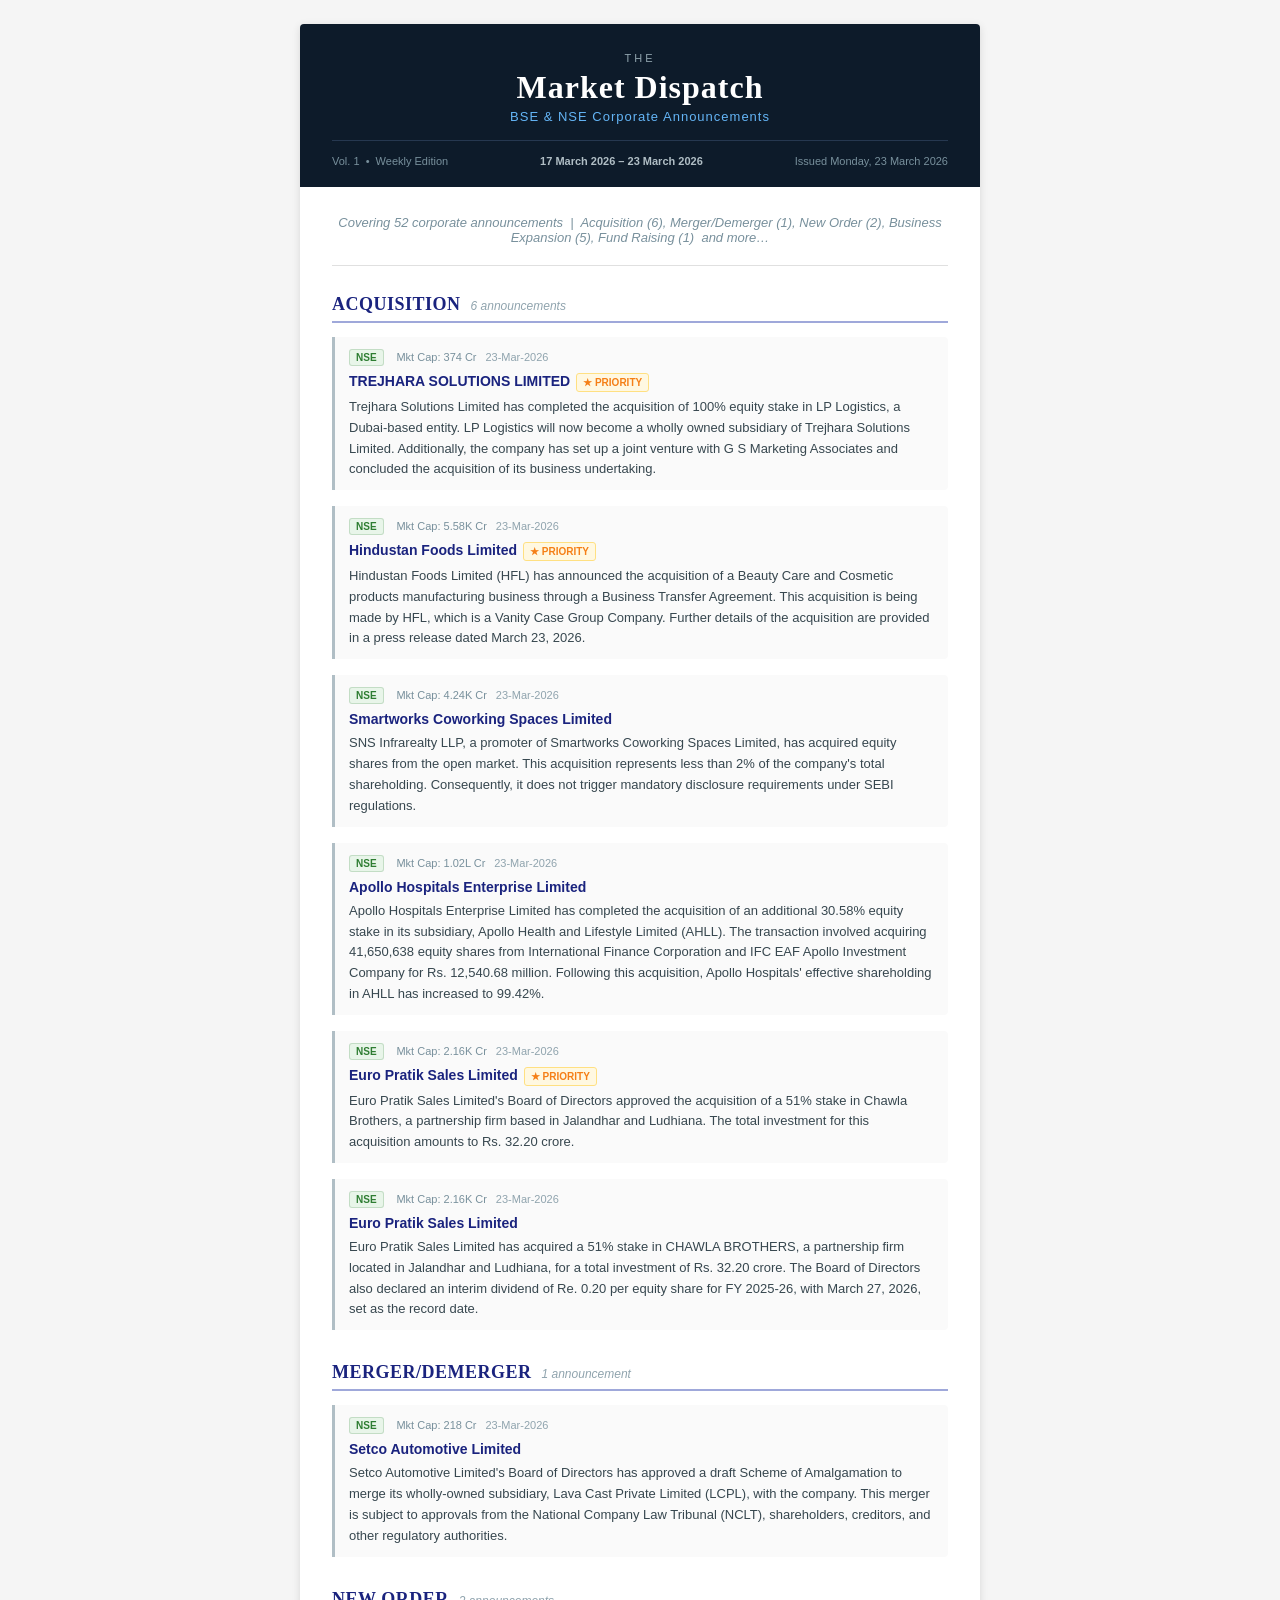
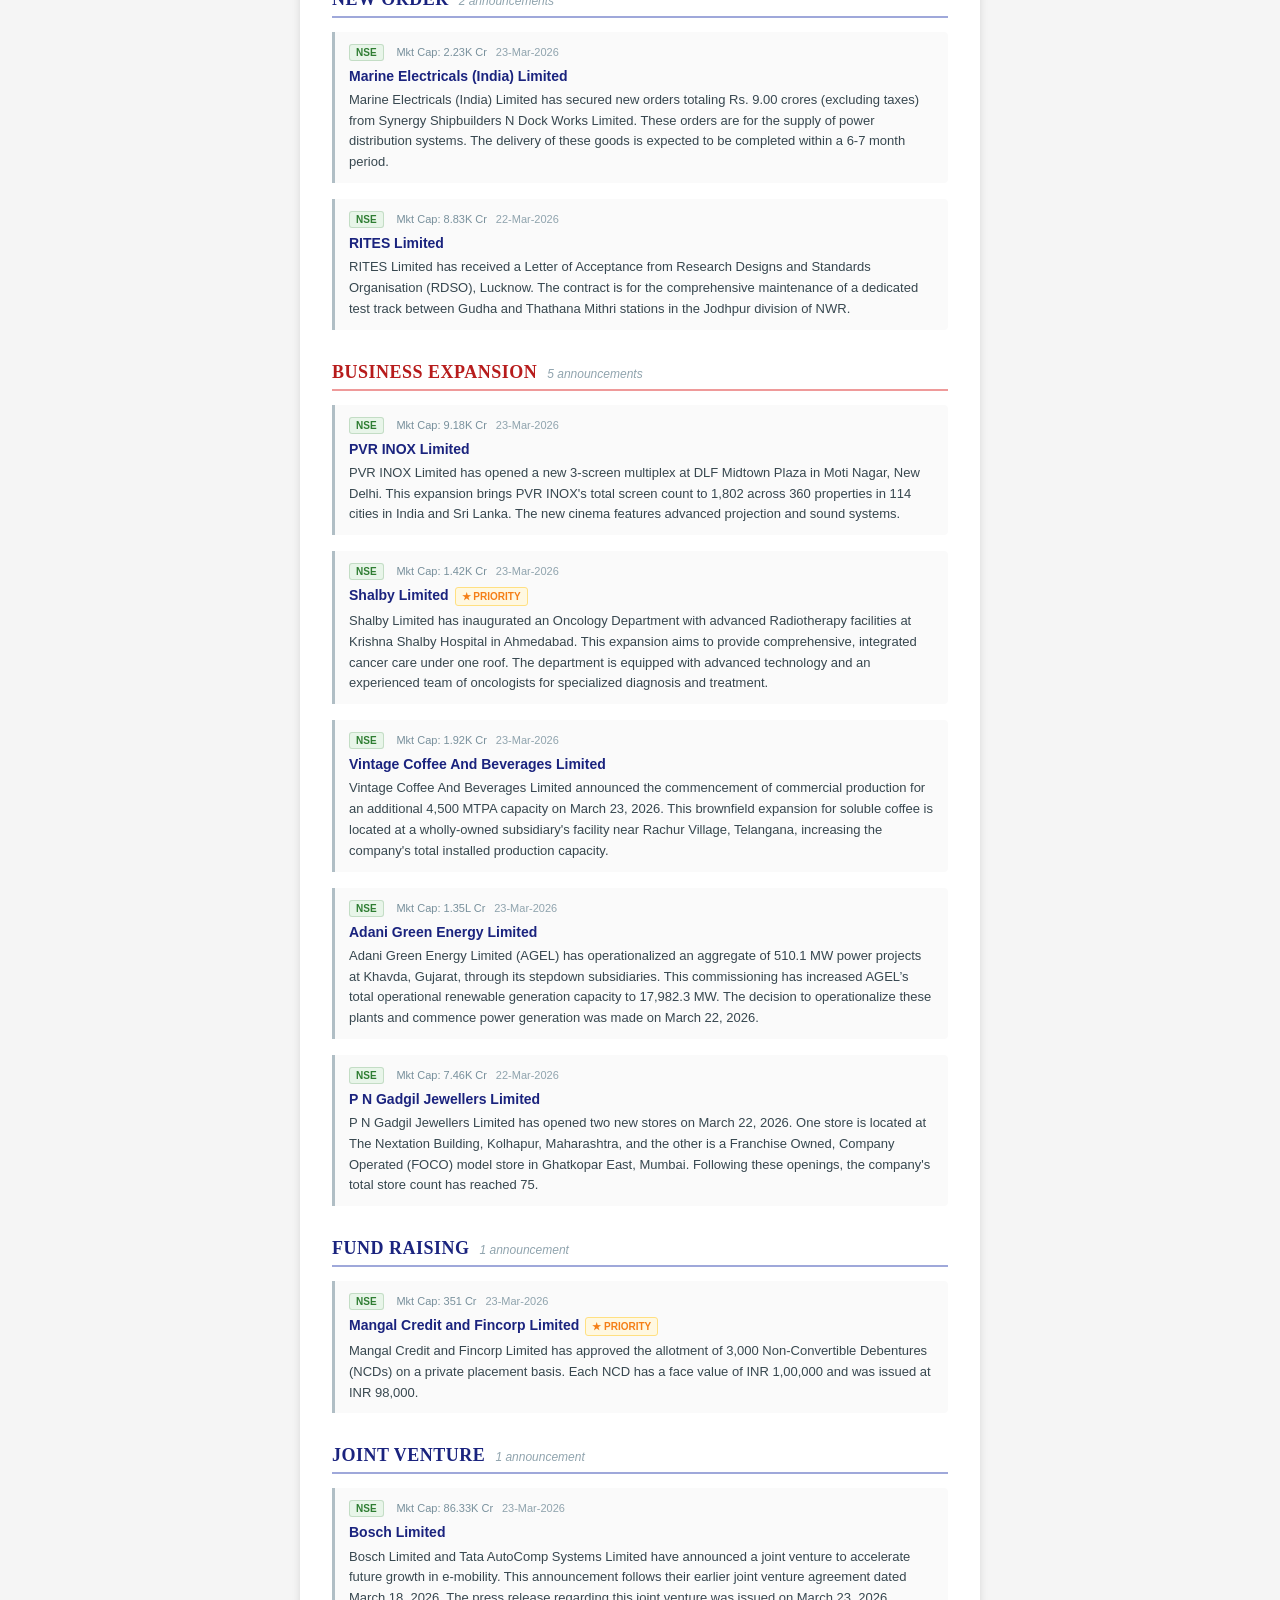
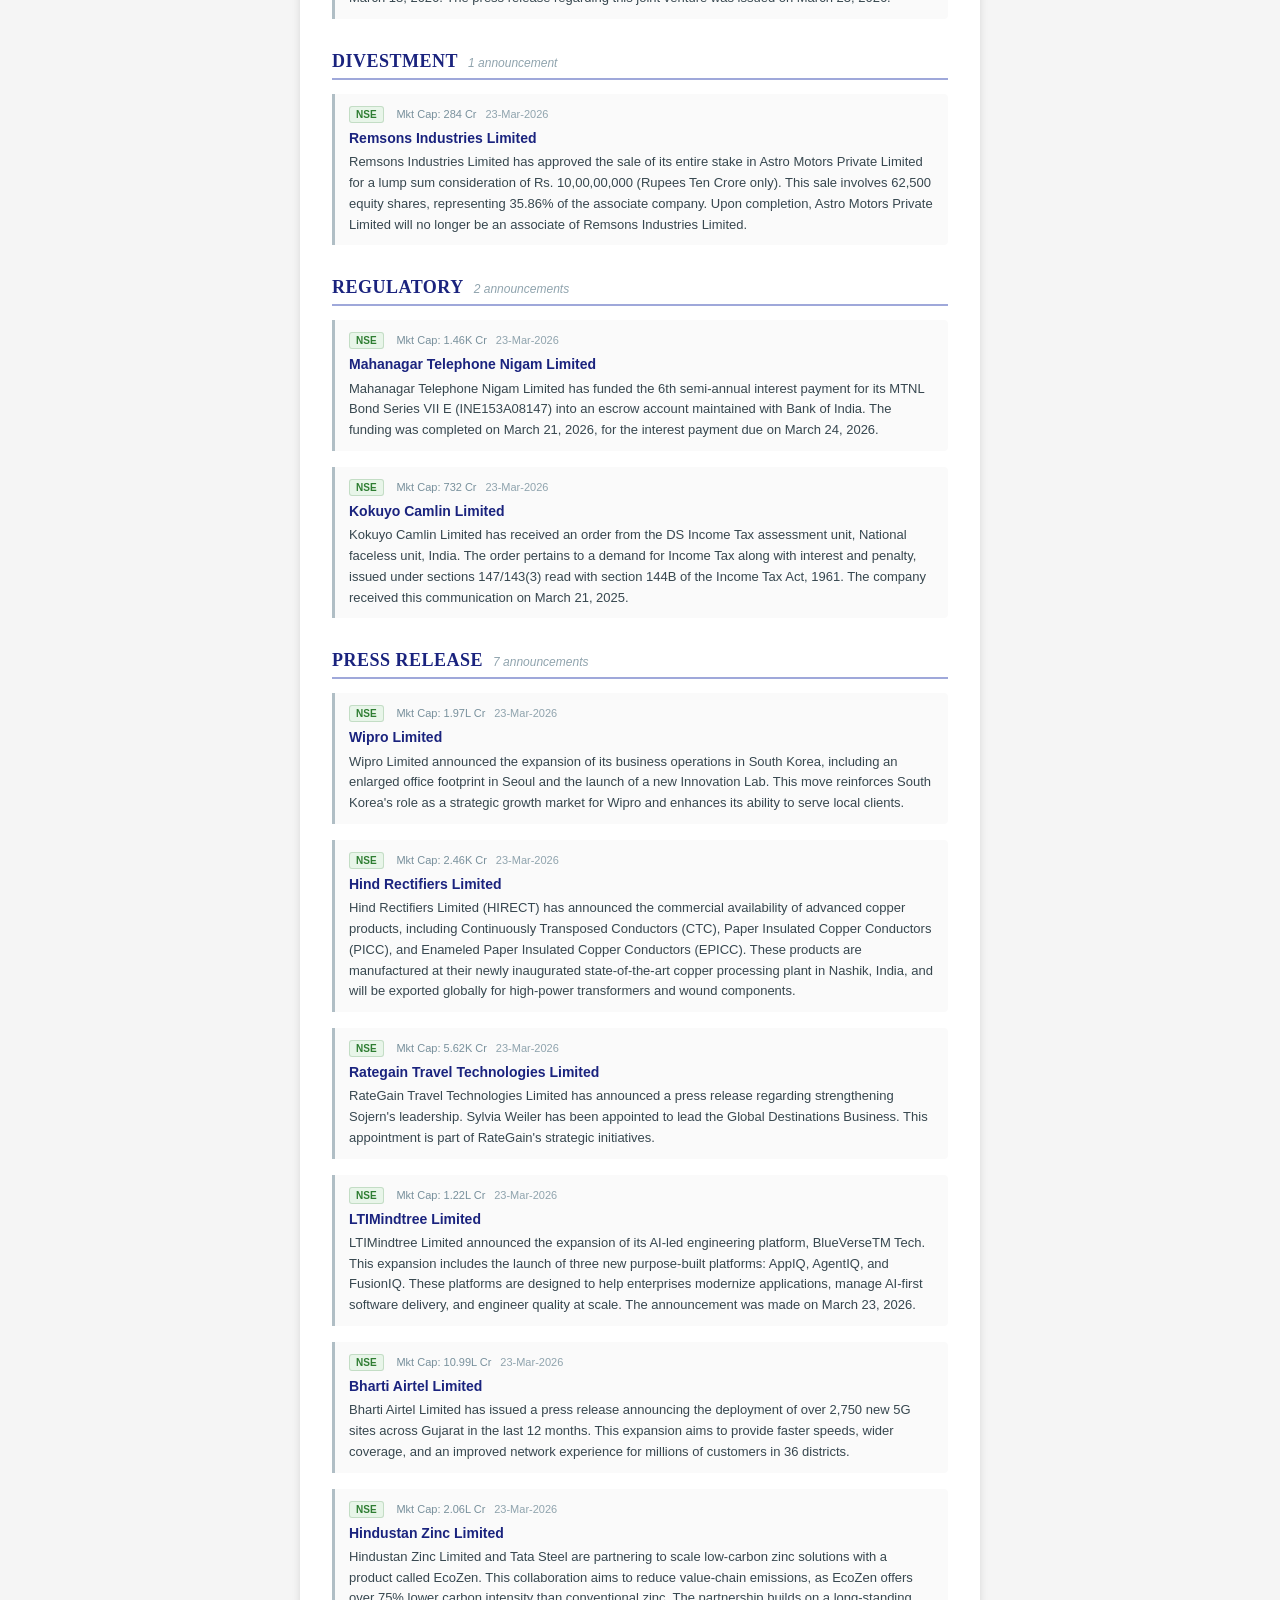
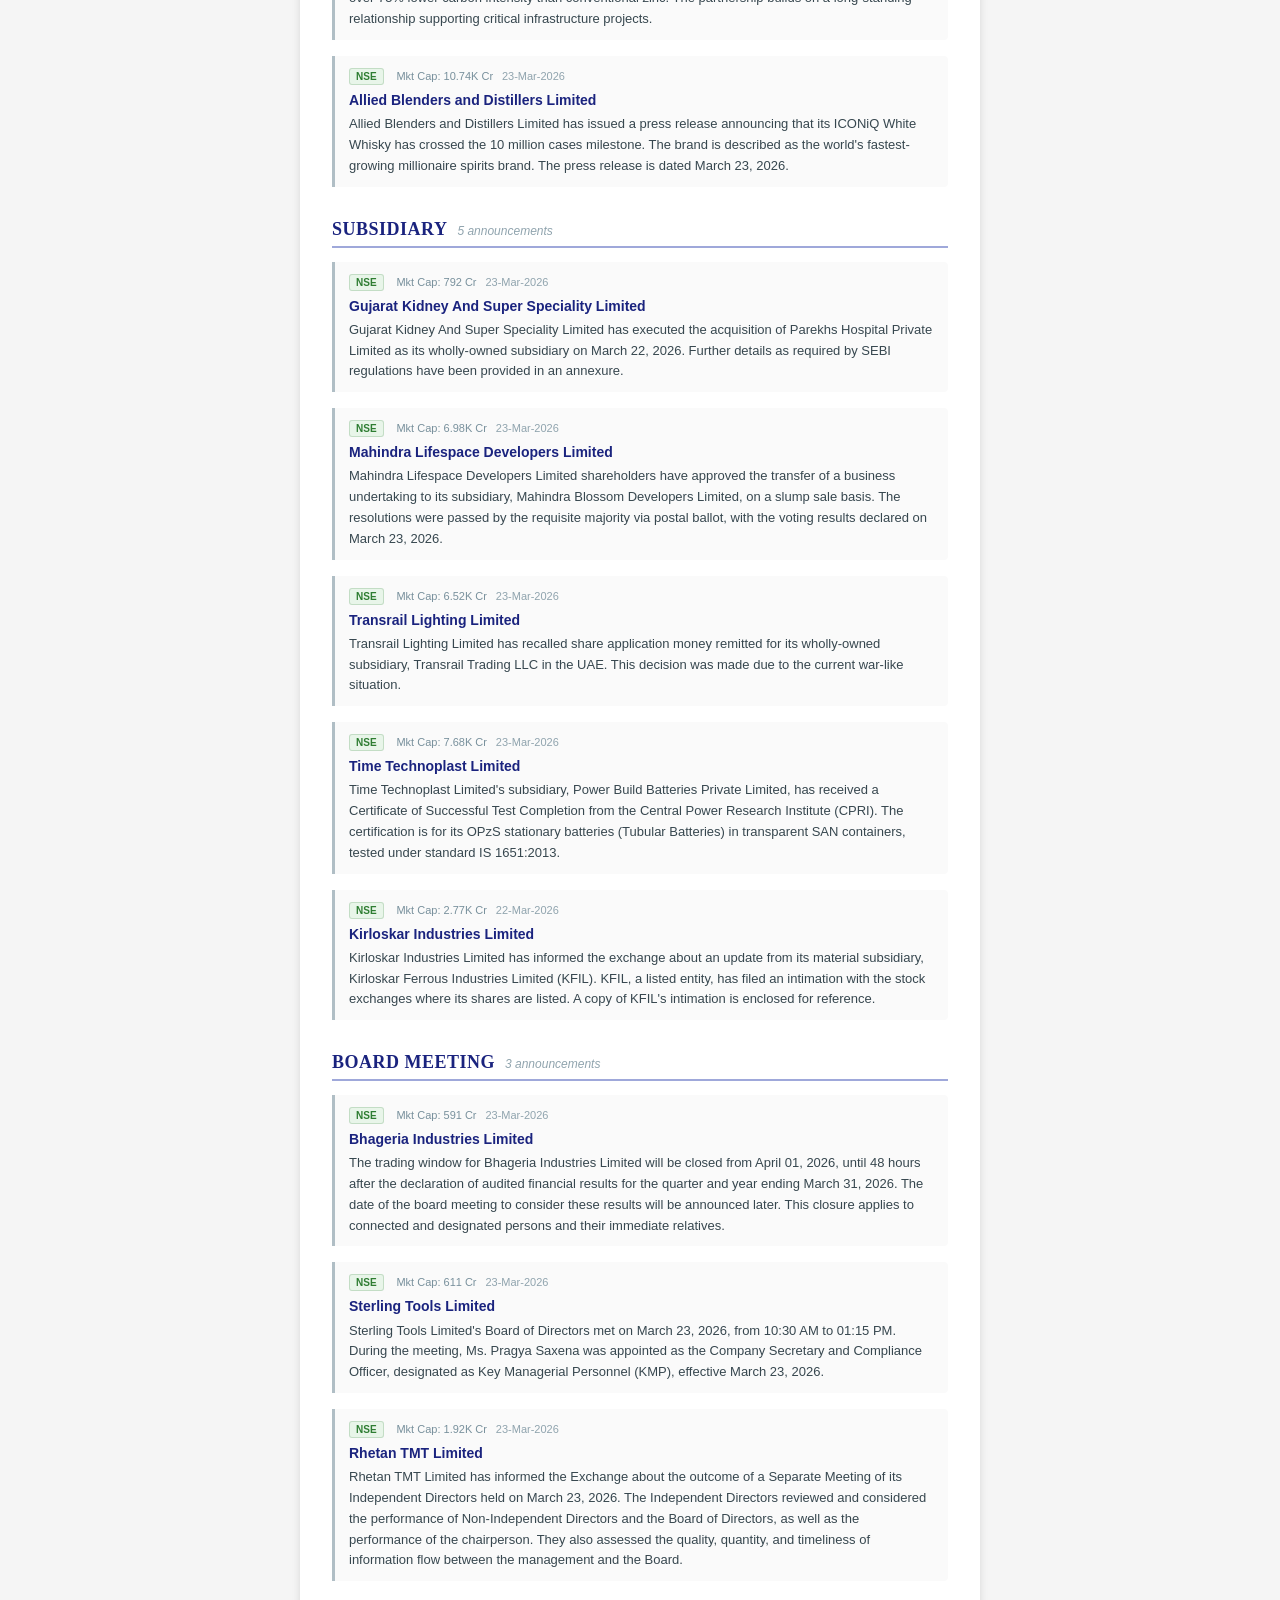
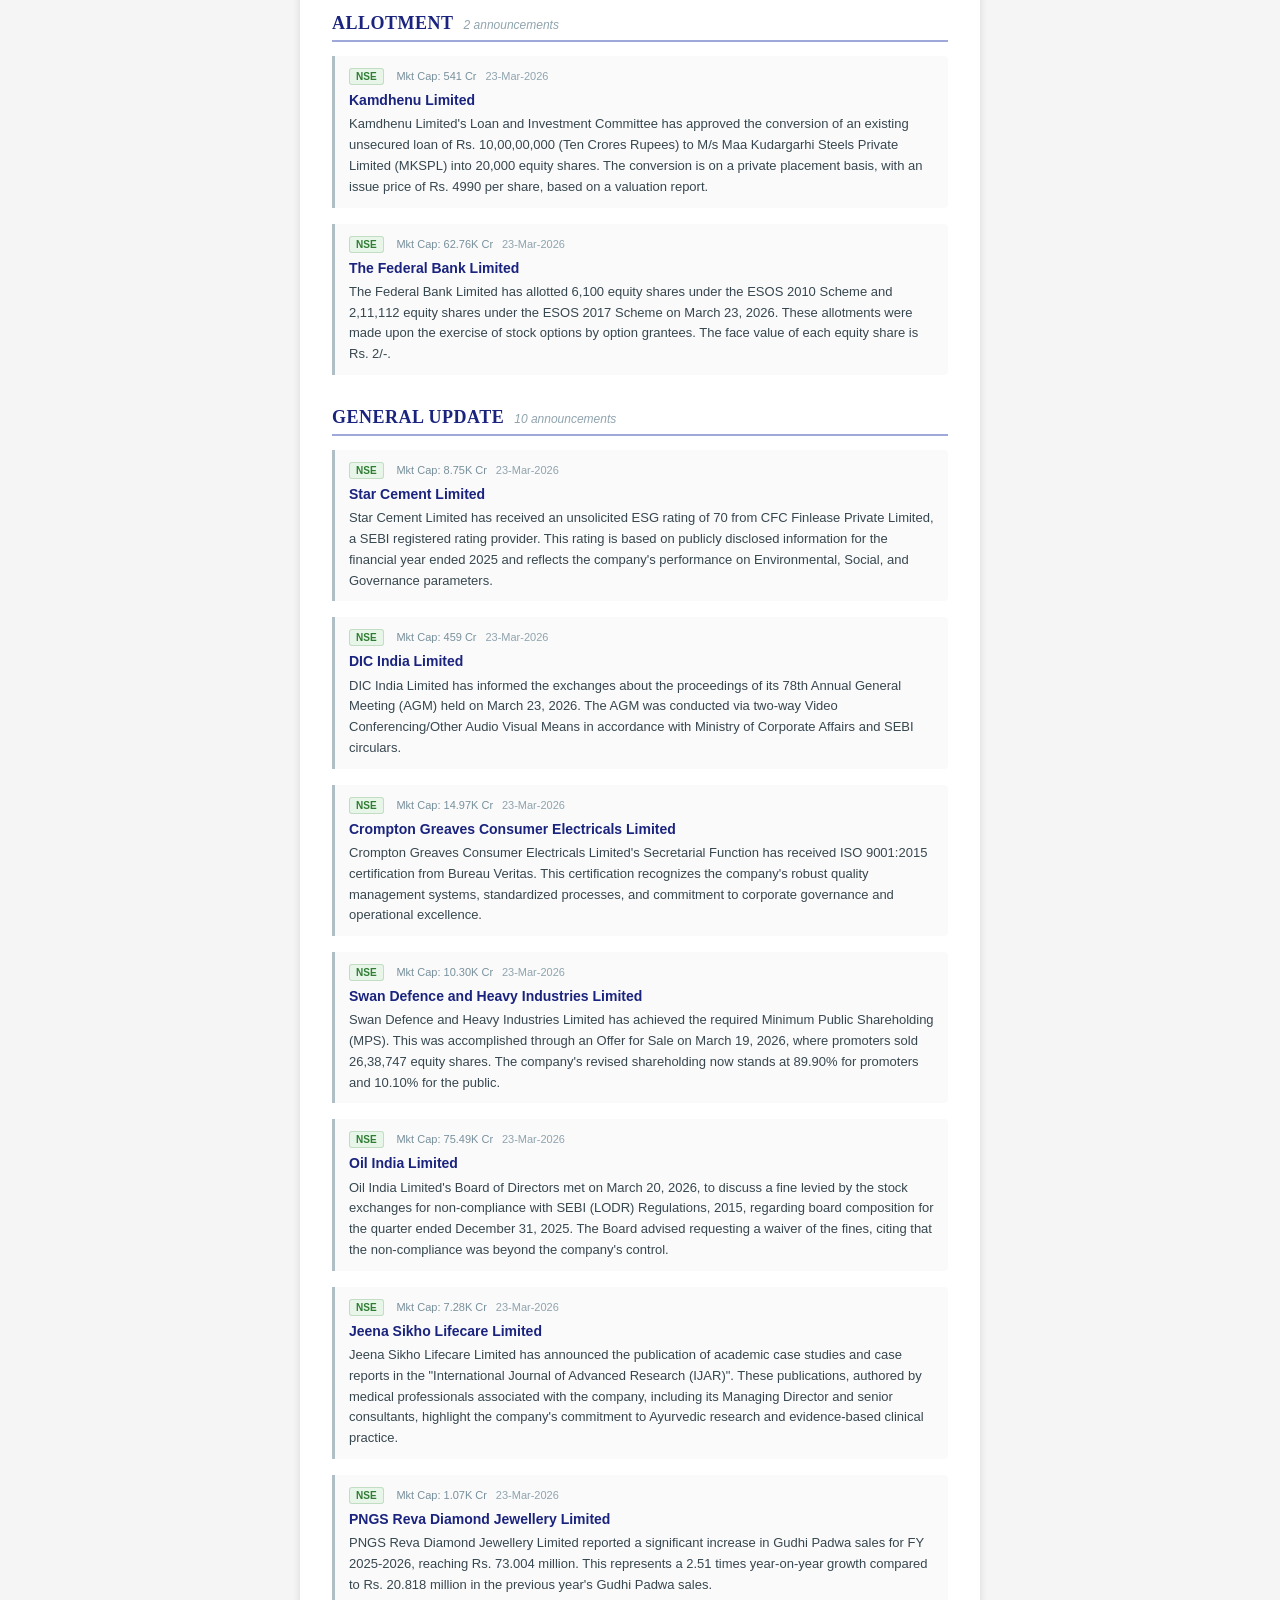
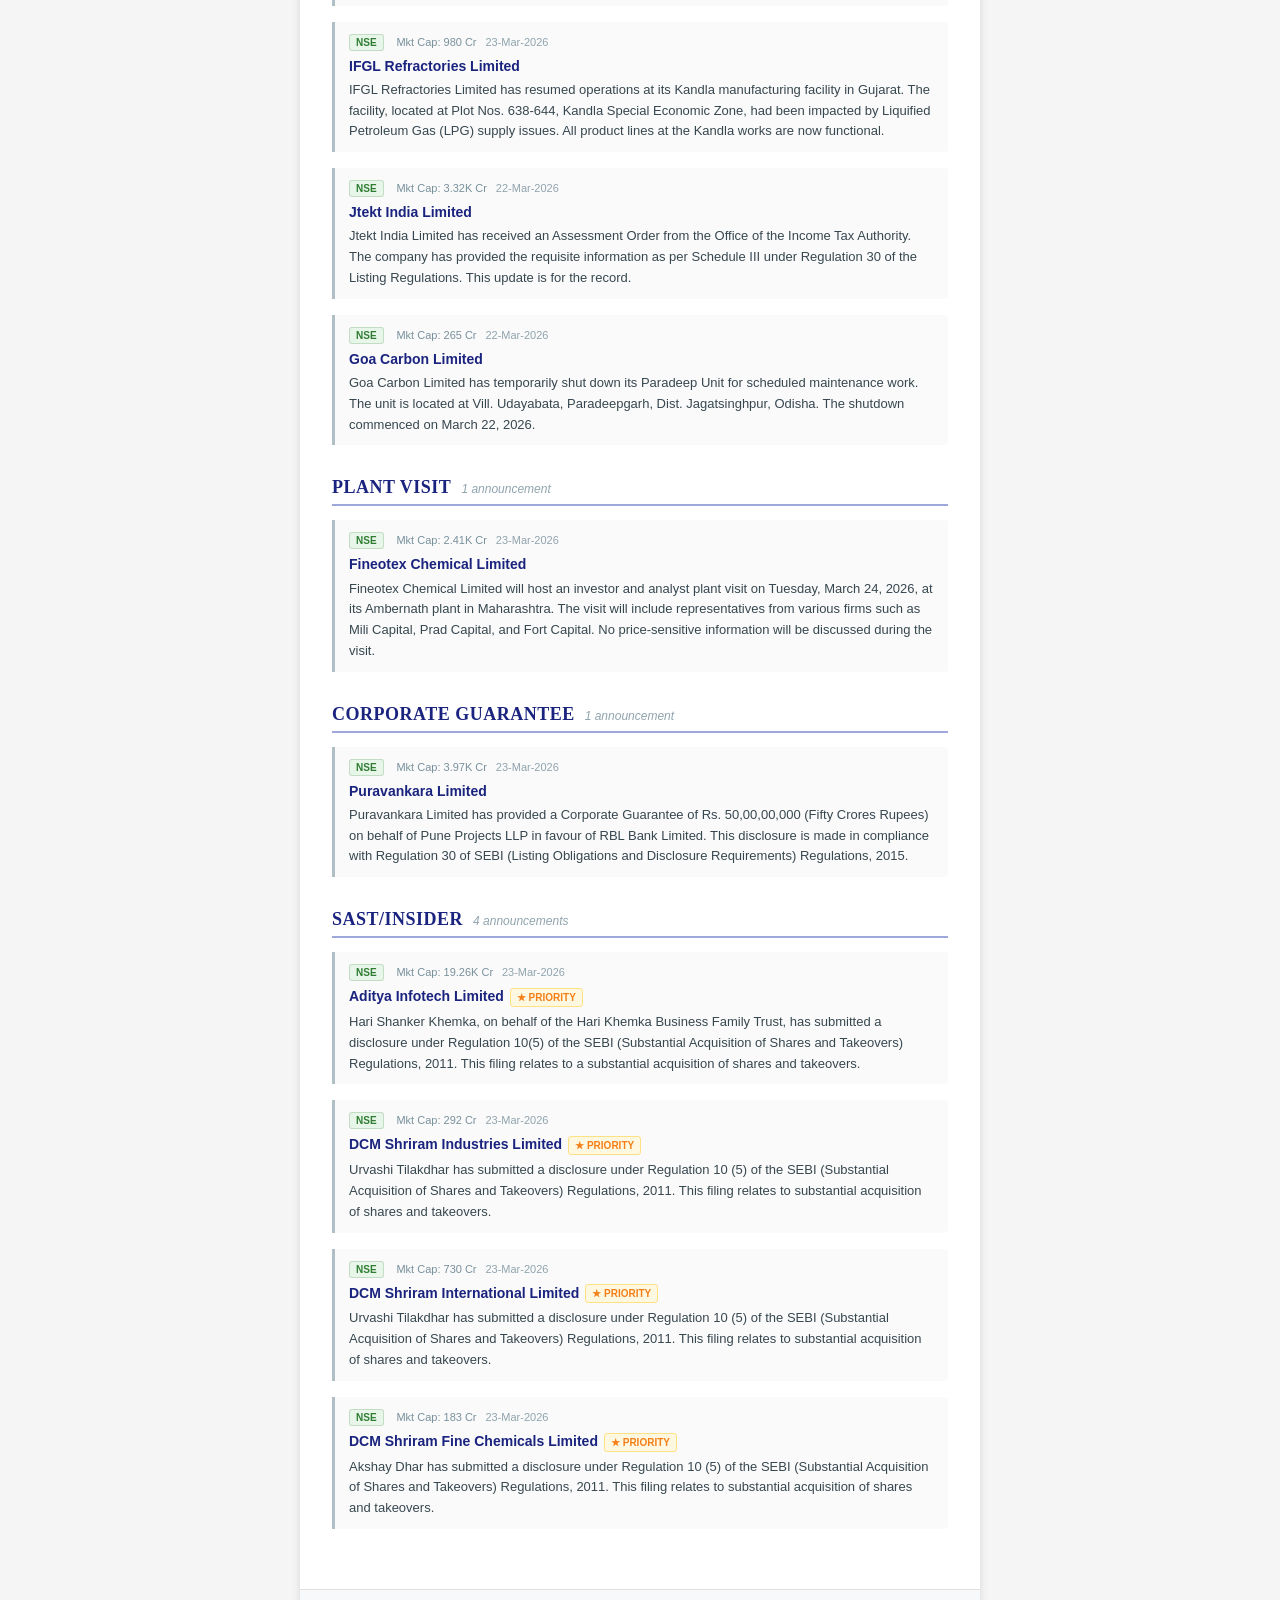
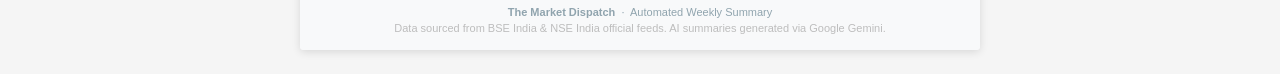
<file: data/weekly_email_preview.html>
<!DOCTYPE html>
<html lang="en">
<head>
  <meta charset="UTF-8">
  <meta name="viewport" content="width=device-width,initial-scale=1.0">
  <title>BSE/NSE Weekly — 17 March 2026 – 23 March 2026</title>
</head>
<body style="margin:0;padding:0;background:#f5f5f5;font-family:Arial,Helvetica,sans-serif;">

  <div style="max-width:680px;margin:24px auto;background:#ffffff;
              box-shadow:0 2px 8px rgba(0,0,0,0.12);border-radius:4px;overflow:hidden;">

    <!-- MASTHEAD -->
    <div style="background:#0d1b2a;padding:28px 32px 20px;text-align:center;">
      <div style="font-size:11px;letter-spacing:3px;color:#90a4ae;
                  text-transform:uppercase;margin-bottom:6px;">The</div>
      <div style="font-size:32px;font-family:Georgia,serif;color:#ffffff;
                  font-weight:700;letter-spacing:1px;line-height:1.1;">
        Market Dispatch
      </div>
      <div style="font-size:13px;color:#64b5f6;margin-top:4px;letter-spacing:1px;">
        BSE &amp; NSE Corporate Announcements
      </div>
      <div style="margin-top:16px;border-top:1px solid #263850;padding-top:14px;
                  display:flex;justify-content:space-between;align-items:center;">
        <span style="font-size:11px;color:#78909c;">Vol. 1 &nbsp;•&nbsp; Weekly Edition</span>
        <span style="font-size:11px;color:#b0bec5;font-weight:600;">17 March 2026 – 23 March 2026</span>
        <span style="font-size:11px;color:#78909c;">Issued Monday, 23 March 2026</span>
      </div>
    </div>

    <!-- CONTENT -->
    <div style="padding:28px 32px;">
      
        <div style="margin-bottom:20px;">
          <p style="margin:0;font-size:13px;color:#78909c;font-style:italic;text-align:center;">
            Covering 52 corporate announcements &nbsp;|&nbsp;
            Acquisition (6), Merger/Demerger (1), New Order (2), Business Expansion (5), Fund Raising (1)
            &nbsp;and more…
          </p>
        </div>
        <hr style="border:none;border-top:1px solid #e0e0e0;margin:0 0 28px;">
        
  <div style="margin-bottom:32px;">
    <div style="border-bottom:2px solid #9fa8da;padding-bottom:6px;margin-bottom:14px;
                display:flex;align-items:baseline;gap:10px;">
      <h2 style="margin:0;font-size:18px;font-family:Georgia,serif;color:#1a237e;
                 font-weight:700;letter-spacing:0.5px;">ACQUISITION</h2>
      <span style="font-size:12px;color:#90a4ae;font-style:italic;">6 announcements</span>
    </div>
    
    <div style="border-left:3px solid #b0bec5;margin-bottom:16px;padding:10px 14px;
                background:#fafafa;border-radius:0 4px 4px 0;">
      <div style="margin-bottom:6px;"><span style="display:inline-block;background:#e8f5e9;color:#2e7d32;font-size:10px;font-weight:700;padding:2px 6px;border-radius:3px;border:1px solid #2e7d3233;margin-right:4px;">NSE</span>&nbsp;&nbsp;<span style="color:#78909c;font-size:11px;">Mkt Cap: 374 Cr</span>&nbsp;&nbsp;<span style="color:#90a4ae;font-size:11px;">23-Mar-2026</span></div>
      <div style="font-size:14px;font-weight:700;color:#1a237e;line-height:1.3;margin-bottom:5px;">
        TREJHARA SOLUTIONS LIMITED<span style="display:inline-block;background:#fff8e1;color:#f57f17;font-size:10px;font-weight:700;padding:2px 6px;border-radius:3px;border:1px solid #ffe082;margin-left:6px;vertical-align:middle;">★ PRIORITY</span>
      </div>
      <div style="font-size:13px;color:#37474f;line-height:1.6;">Trejhara Solutions Limited has completed the acquisition of 100% equity stake in LP Logistics, a Dubai-based entity. LP Logistics will now become a wholly owned subsidiary of Trejhara Solutions Limited. Additionally, the company has set up a joint venture with G S Marketing Associates and concluded the acquisition of its business undertaking.</div>
    </div>

    <div style="border-left:3px solid #b0bec5;margin-bottom:16px;padding:10px 14px;
                background:#fafafa;border-radius:0 4px 4px 0;">
      <div style="margin-bottom:6px;"><span style="display:inline-block;background:#e8f5e9;color:#2e7d32;font-size:10px;font-weight:700;padding:2px 6px;border-radius:3px;border:1px solid #2e7d3233;margin-right:4px;">NSE</span>&nbsp;&nbsp;<span style="color:#78909c;font-size:11px;">Mkt Cap: 5.58K Cr</span>&nbsp;&nbsp;<span style="color:#90a4ae;font-size:11px;">23-Mar-2026</span></div>
      <div style="font-size:14px;font-weight:700;color:#1a237e;line-height:1.3;margin-bottom:5px;">
        Hindustan Foods Limited<span style="display:inline-block;background:#fff8e1;color:#f57f17;font-size:10px;font-weight:700;padding:2px 6px;border-radius:3px;border:1px solid #ffe082;margin-left:6px;vertical-align:middle;">★ PRIORITY</span>
      </div>
      <div style="font-size:13px;color:#37474f;line-height:1.6;">Hindustan Foods Limited (HFL) has announced the acquisition of a Beauty Care and Cosmetic products manufacturing business through a Business Transfer Agreement. This acquisition is being made by HFL, which is a Vanity Case Group Company. Further details of the acquisition are provided in a press release dated March 23, 2026.</div>
    </div>

    <div style="border-left:3px solid #b0bec5;margin-bottom:16px;padding:10px 14px;
                background:#fafafa;border-radius:0 4px 4px 0;">
      <div style="margin-bottom:6px;"><span style="display:inline-block;background:#e8f5e9;color:#2e7d32;font-size:10px;font-weight:700;padding:2px 6px;border-radius:3px;border:1px solid #2e7d3233;margin-right:4px;">NSE</span>&nbsp;&nbsp;<span style="color:#78909c;font-size:11px;">Mkt Cap: 4.24K Cr</span>&nbsp;&nbsp;<span style="color:#90a4ae;font-size:11px;">23-Mar-2026</span></div>
      <div style="font-size:14px;font-weight:700;color:#1a237e;line-height:1.3;margin-bottom:5px;">
        Smartworks Coworking Spaces Limited
      </div>
      <div style="font-size:13px;color:#37474f;line-height:1.6;">SNS Infrarealty LLP, a promoter of Smartworks Coworking Spaces Limited, has acquired equity shares from the open market. This acquisition represents less than 2% of the company's total shareholding. Consequently, it does not trigger mandatory disclosure requirements under SEBI regulations.</div>
    </div>

    <div style="border-left:3px solid #b0bec5;margin-bottom:16px;padding:10px 14px;
                background:#fafafa;border-radius:0 4px 4px 0;">
      <div style="margin-bottom:6px;"><span style="display:inline-block;background:#e8f5e9;color:#2e7d32;font-size:10px;font-weight:700;padding:2px 6px;border-radius:3px;border:1px solid #2e7d3233;margin-right:4px;">NSE</span>&nbsp;&nbsp;<span style="color:#78909c;font-size:11px;">Mkt Cap: 1.02L Cr</span>&nbsp;&nbsp;<span style="color:#90a4ae;font-size:11px;">23-Mar-2026</span></div>
      <div style="font-size:14px;font-weight:700;color:#1a237e;line-height:1.3;margin-bottom:5px;">
        Apollo Hospitals Enterprise Limited
      </div>
      <div style="font-size:13px;color:#37474f;line-height:1.6;">Apollo Hospitals Enterprise Limited has completed the acquisition of an additional 30.58% equity stake in its subsidiary, Apollo Health and Lifestyle Limited (AHLL). The transaction involved acquiring 41,650,638 equity shares from International Finance Corporation and IFC EAF Apollo Investment Company for Rs. 12,540.68 million. Following this acquisition, Apollo Hospitals' effective shareholding in AHLL has increased to 99.42%.</div>
    </div>

    <div style="border-left:3px solid #b0bec5;margin-bottom:16px;padding:10px 14px;
                background:#fafafa;border-radius:0 4px 4px 0;">
      <div style="margin-bottom:6px;"><span style="display:inline-block;background:#e8f5e9;color:#2e7d32;font-size:10px;font-weight:700;padding:2px 6px;border-radius:3px;border:1px solid #2e7d3233;margin-right:4px;">NSE</span>&nbsp;&nbsp;<span style="color:#78909c;font-size:11px;">Mkt Cap: 2.16K Cr</span>&nbsp;&nbsp;<span style="color:#90a4ae;font-size:11px;">23-Mar-2026</span></div>
      <div style="font-size:14px;font-weight:700;color:#1a237e;line-height:1.3;margin-bottom:5px;">
        Euro Pratik Sales Limited<span style="display:inline-block;background:#fff8e1;color:#f57f17;font-size:10px;font-weight:700;padding:2px 6px;border-radius:3px;border:1px solid #ffe082;margin-left:6px;vertical-align:middle;">★ PRIORITY</span>
      </div>
      <div style="font-size:13px;color:#37474f;line-height:1.6;">Euro Pratik Sales Limited's Board of Directors approved the acquisition of a 51% stake in Chawla Brothers, a partnership firm based in Jalandhar and Ludhiana. The total investment for this acquisition amounts to Rs. 32.20 crore.</div>
    </div>

    <div style="border-left:3px solid #b0bec5;margin-bottom:16px;padding:10px 14px;
                background:#fafafa;border-radius:0 4px 4px 0;">
      <div style="margin-bottom:6px;"><span style="display:inline-block;background:#e8f5e9;color:#2e7d32;font-size:10px;font-weight:700;padding:2px 6px;border-radius:3px;border:1px solid #2e7d3233;margin-right:4px;">NSE</span>&nbsp;&nbsp;<span style="color:#78909c;font-size:11px;">Mkt Cap: 2.16K Cr</span>&nbsp;&nbsp;<span style="color:#90a4ae;font-size:11px;">23-Mar-2026</span></div>
      <div style="font-size:14px;font-weight:700;color:#1a237e;line-height:1.3;margin-bottom:5px;">
        Euro Pratik Sales Limited
      </div>
      <div style="font-size:13px;color:#37474f;line-height:1.6;">Euro Pratik Sales Limited has acquired a 51% stake in CHAWLA BROTHERS, a partnership firm located in Jalandhar and Ludhiana, for a total investment of Rs. 32.20 crore. The Board of Directors also declared an interim dividend of Re. 0.20 per equity share for FY 2025-26, with March 27, 2026, set as the record date.</div>
    </div>
  </div>

  <div style="margin-bottom:32px;">
    <div style="border-bottom:2px solid #9fa8da;padding-bottom:6px;margin-bottom:14px;
                display:flex;align-items:baseline;gap:10px;">
      <h2 style="margin:0;font-size:18px;font-family:Georgia,serif;color:#1a237e;
                 font-weight:700;letter-spacing:0.5px;">MERGER/DEMERGER</h2>
      <span style="font-size:12px;color:#90a4ae;font-style:italic;">1 announcement</span>
    </div>
    
    <div style="border-left:3px solid #b0bec5;margin-bottom:16px;padding:10px 14px;
                background:#fafafa;border-radius:0 4px 4px 0;">
      <div style="margin-bottom:6px;"><span style="display:inline-block;background:#e8f5e9;color:#2e7d32;font-size:10px;font-weight:700;padding:2px 6px;border-radius:3px;border:1px solid #2e7d3233;margin-right:4px;">NSE</span>&nbsp;&nbsp;<span style="color:#78909c;font-size:11px;">Mkt Cap: 218 Cr</span>&nbsp;&nbsp;<span style="color:#90a4ae;font-size:11px;">23-Mar-2026</span></div>
      <div style="font-size:14px;font-weight:700;color:#1a237e;line-height:1.3;margin-bottom:5px;">
        Setco Automotive Limited
      </div>
      <div style="font-size:13px;color:#37474f;line-height:1.6;">Setco Automotive Limited's Board of Directors has approved a draft Scheme of Amalgamation to merge its wholly-owned subsidiary, Lava Cast Private Limited (LCPL), with the company. This merger is subject to approvals from the National Company Law Tribunal (NCLT), shareholders, creditors, and other regulatory authorities.</div>
    </div>
  </div>

  <div style="margin-bottom:32px;">
    <div style="border-bottom:2px solid #9fa8da;padding-bottom:6px;margin-bottom:14px;
                display:flex;align-items:baseline;gap:10px;">
      <h2 style="margin:0;font-size:18px;font-family:Georgia,serif;color:#1a237e;
                 font-weight:700;letter-spacing:0.5px;">NEW ORDER</h2>
      <span style="font-size:12px;color:#90a4ae;font-style:italic;">2 announcements</span>
    </div>
    
    <div style="border-left:3px solid #b0bec5;margin-bottom:16px;padding:10px 14px;
                background:#fafafa;border-radius:0 4px 4px 0;">
      <div style="margin-bottom:6px;"><span style="display:inline-block;background:#e8f5e9;color:#2e7d32;font-size:10px;font-weight:700;padding:2px 6px;border-radius:3px;border:1px solid #2e7d3233;margin-right:4px;">NSE</span>&nbsp;&nbsp;<span style="color:#78909c;font-size:11px;">Mkt Cap: 2.23K Cr</span>&nbsp;&nbsp;<span style="color:#90a4ae;font-size:11px;">23-Mar-2026</span></div>
      <div style="font-size:14px;font-weight:700;color:#1a237e;line-height:1.3;margin-bottom:5px;">
        Marine Electricals (India) Limited
      </div>
      <div style="font-size:13px;color:#37474f;line-height:1.6;">Marine Electricals (India) Limited has secured new orders totaling Rs. 9.00 crores (excluding taxes) from Synergy Shipbuilders N Dock Works Limited. These orders are for the supply of power distribution systems. The delivery of these goods is expected to be completed within a 6-7 month period.</div>
    </div>

    <div style="border-left:3px solid #b0bec5;margin-bottom:16px;padding:10px 14px;
                background:#fafafa;border-radius:0 4px 4px 0;">
      <div style="margin-bottom:6px;"><span style="display:inline-block;background:#e8f5e9;color:#2e7d32;font-size:10px;font-weight:700;padding:2px 6px;border-radius:3px;border:1px solid #2e7d3233;margin-right:4px;">NSE</span>&nbsp;&nbsp;<span style="color:#78909c;font-size:11px;">Mkt Cap: 8.83K Cr</span>&nbsp;&nbsp;<span style="color:#90a4ae;font-size:11px;">22-Mar-2026</span></div>
      <div style="font-size:14px;font-weight:700;color:#1a237e;line-height:1.3;margin-bottom:5px;">
        RITES Limited
      </div>
      <div style="font-size:13px;color:#37474f;line-height:1.6;">RITES Limited has received a Letter of Acceptance from Research Designs and Standards Organisation (RDSO), Lucknow. The contract is for the comprehensive maintenance of a dedicated test track between Gudha and Thathana Mithri stations in the Jodhpur division of NWR.</div>
    </div>
  </div>

  <div style="margin-bottom:32px;">
    <div style="border-bottom:2px solid #ef9a9a;padding-bottom:6px;margin-bottom:14px;
                display:flex;align-items:baseline;gap:10px;">
      <h2 style="margin:0;font-size:18px;font-family:Georgia,serif;color:#b71c1c;
                 font-weight:700;letter-spacing:0.5px;">BUSINESS EXPANSION</h2>
      <span style="font-size:12px;color:#90a4ae;font-style:italic;">5 announcements</span>
    </div>
    
    <div style="border-left:3px solid #b0bec5;margin-bottom:16px;padding:10px 14px;
                background:#fafafa;border-radius:0 4px 4px 0;">
      <div style="margin-bottom:6px;"><span style="display:inline-block;background:#e8f5e9;color:#2e7d32;font-size:10px;font-weight:700;padding:2px 6px;border-radius:3px;border:1px solid #2e7d3233;margin-right:4px;">NSE</span>&nbsp;&nbsp;<span style="color:#78909c;font-size:11px;">Mkt Cap: 9.18K Cr</span>&nbsp;&nbsp;<span style="color:#90a4ae;font-size:11px;">23-Mar-2026</span></div>
      <div style="font-size:14px;font-weight:700;color:#1a237e;line-height:1.3;margin-bottom:5px;">
        PVR INOX Limited
      </div>
      <div style="font-size:13px;color:#37474f;line-height:1.6;">PVR INOX Limited has opened a new 3-screen multiplex at DLF Midtown Plaza in Moti Nagar, New Delhi. This expansion brings PVR INOX's total screen count to 1,802 across 360 properties in 114 cities in India and Sri Lanka. The new cinema features advanced projection and sound systems.</div>
    </div>

    <div style="border-left:3px solid #b0bec5;margin-bottom:16px;padding:10px 14px;
                background:#fafafa;border-radius:0 4px 4px 0;">
      <div style="margin-bottom:6px;"><span style="display:inline-block;background:#e8f5e9;color:#2e7d32;font-size:10px;font-weight:700;padding:2px 6px;border-radius:3px;border:1px solid #2e7d3233;margin-right:4px;">NSE</span>&nbsp;&nbsp;<span style="color:#78909c;font-size:11px;">Mkt Cap: 1.42K Cr</span>&nbsp;&nbsp;<span style="color:#90a4ae;font-size:11px;">23-Mar-2026</span></div>
      <div style="font-size:14px;font-weight:700;color:#1a237e;line-height:1.3;margin-bottom:5px;">
        Shalby Limited<span style="display:inline-block;background:#fff8e1;color:#f57f17;font-size:10px;font-weight:700;padding:2px 6px;border-radius:3px;border:1px solid #ffe082;margin-left:6px;vertical-align:middle;">★ PRIORITY</span>
      </div>
      <div style="font-size:13px;color:#37474f;line-height:1.6;">Shalby Limited has inaugurated an Oncology Department with advanced Radiotherapy facilities at Krishna Shalby Hospital in Ahmedabad. This expansion aims to provide comprehensive, integrated cancer care under one roof. The department is equipped with advanced technology and an experienced team of oncologists for specialized diagnosis and treatment.</div>
    </div>

    <div style="border-left:3px solid #b0bec5;margin-bottom:16px;padding:10px 14px;
                background:#fafafa;border-radius:0 4px 4px 0;">
      <div style="margin-bottom:6px;"><span style="display:inline-block;background:#e8f5e9;color:#2e7d32;font-size:10px;font-weight:700;padding:2px 6px;border-radius:3px;border:1px solid #2e7d3233;margin-right:4px;">NSE</span>&nbsp;&nbsp;<span style="color:#78909c;font-size:11px;">Mkt Cap: 1.92K Cr</span>&nbsp;&nbsp;<span style="color:#90a4ae;font-size:11px;">23-Mar-2026</span></div>
      <div style="font-size:14px;font-weight:700;color:#1a237e;line-height:1.3;margin-bottom:5px;">
        Vintage Coffee And Beverages Limited
      </div>
      <div style="font-size:13px;color:#37474f;line-height:1.6;">Vintage Coffee And Beverages Limited announced the commencement of commercial production for an additional 4,500 MTPA capacity on March 23, 2026. This brownfield expansion for soluble coffee is located at a wholly-owned subsidiary's facility near Rachur Village, Telangana, increasing the company's total installed production capacity.</div>
    </div>

    <div style="border-left:3px solid #b0bec5;margin-bottom:16px;padding:10px 14px;
                background:#fafafa;border-radius:0 4px 4px 0;">
      <div style="margin-bottom:6px;"><span style="display:inline-block;background:#e8f5e9;color:#2e7d32;font-size:10px;font-weight:700;padding:2px 6px;border-radius:3px;border:1px solid #2e7d3233;margin-right:4px;">NSE</span>&nbsp;&nbsp;<span style="color:#78909c;font-size:11px;">Mkt Cap: 1.35L Cr</span>&nbsp;&nbsp;<span style="color:#90a4ae;font-size:11px;">23-Mar-2026</span></div>
      <div style="font-size:14px;font-weight:700;color:#1a237e;line-height:1.3;margin-bottom:5px;">
        Adani Green Energy Limited
      </div>
      <div style="font-size:13px;color:#37474f;line-height:1.6;">Adani Green Energy Limited (AGEL) has operationalized an aggregate of 510.1 MW power projects at Khavda, Gujarat, through its stepdown subsidiaries. This commissioning has increased AGEL’s total operational renewable generation capacity to 17,982.3 MW. The decision to operationalize these plants and commence power generation was made on March 22, 2026.</div>
    </div>

    <div style="border-left:3px solid #b0bec5;margin-bottom:16px;padding:10px 14px;
                background:#fafafa;border-radius:0 4px 4px 0;">
      <div style="margin-bottom:6px;"><span style="display:inline-block;background:#e8f5e9;color:#2e7d32;font-size:10px;font-weight:700;padding:2px 6px;border-radius:3px;border:1px solid #2e7d3233;margin-right:4px;">NSE</span>&nbsp;&nbsp;<span style="color:#78909c;font-size:11px;">Mkt Cap: 7.46K Cr</span>&nbsp;&nbsp;<span style="color:#90a4ae;font-size:11px;">22-Mar-2026</span></div>
      <div style="font-size:14px;font-weight:700;color:#1a237e;line-height:1.3;margin-bottom:5px;">
        P N Gadgil Jewellers Limited
      </div>
      <div style="font-size:13px;color:#37474f;line-height:1.6;">P N Gadgil Jewellers Limited has opened two new stores on March 22, 2026. One store is located at The Nextation Building, Kolhapur, Maharashtra, and the other is a Franchise Owned, Company Operated (FOCO) model store in Ghatkopar East, Mumbai. Following these openings, the company's total store count has reached 75.</div>
    </div>
  </div>

  <div style="margin-bottom:32px;">
    <div style="border-bottom:2px solid #9fa8da;padding-bottom:6px;margin-bottom:14px;
                display:flex;align-items:baseline;gap:10px;">
      <h2 style="margin:0;font-size:18px;font-family:Georgia,serif;color:#1a237e;
                 font-weight:700;letter-spacing:0.5px;">FUND RAISING</h2>
      <span style="font-size:12px;color:#90a4ae;font-style:italic;">1 announcement</span>
    </div>
    
    <div style="border-left:3px solid #b0bec5;margin-bottom:16px;padding:10px 14px;
                background:#fafafa;border-radius:0 4px 4px 0;">
      <div style="margin-bottom:6px;"><span style="display:inline-block;background:#e8f5e9;color:#2e7d32;font-size:10px;font-weight:700;padding:2px 6px;border-radius:3px;border:1px solid #2e7d3233;margin-right:4px;">NSE</span>&nbsp;&nbsp;<span style="color:#78909c;font-size:11px;">Mkt Cap: 351 Cr</span>&nbsp;&nbsp;<span style="color:#90a4ae;font-size:11px;">23-Mar-2026</span></div>
      <div style="font-size:14px;font-weight:700;color:#1a237e;line-height:1.3;margin-bottom:5px;">
        Mangal Credit and Fincorp Limited<span style="display:inline-block;background:#fff8e1;color:#f57f17;font-size:10px;font-weight:700;padding:2px 6px;border-radius:3px;border:1px solid #ffe082;margin-left:6px;vertical-align:middle;">★ PRIORITY</span>
      </div>
      <div style="font-size:13px;color:#37474f;line-height:1.6;">Mangal Credit and Fincorp Limited has approved the allotment of 3,000 Non-Convertible Debentures (NCDs) on a private placement basis. Each NCD has a face value of INR 1,00,000 and was issued at INR 98,000.</div>
    </div>
  </div>

  <div style="margin-bottom:32px;">
    <div style="border-bottom:2px solid #9fa8da;padding-bottom:6px;margin-bottom:14px;
                display:flex;align-items:baseline;gap:10px;">
      <h2 style="margin:0;font-size:18px;font-family:Georgia,serif;color:#1a237e;
                 font-weight:700;letter-spacing:0.5px;">JOINT VENTURE</h2>
      <span style="font-size:12px;color:#90a4ae;font-style:italic;">1 announcement</span>
    </div>
    
    <div style="border-left:3px solid #b0bec5;margin-bottom:16px;padding:10px 14px;
                background:#fafafa;border-radius:0 4px 4px 0;">
      <div style="margin-bottom:6px;"><span style="display:inline-block;background:#e8f5e9;color:#2e7d32;font-size:10px;font-weight:700;padding:2px 6px;border-radius:3px;border:1px solid #2e7d3233;margin-right:4px;">NSE</span>&nbsp;&nbsp;<span style="color:#78909c;font-size:11px;">Mkt Cap: 86.33K Cr</span>&nbsp;&nbsp;<span style="color:#90a4ae;font-size:11px;">23-Mar-2026</span></div>
      <div style="font-size:14px;font-weight:700;color:#1a237e;line-height:1.3;margin-bottom:5px;">
        Bosch Limited
      </div>
      <div style="font-size:13px;color:#37474f;line-height:1.6;">Bosch Limited and Tata AutoComp Systems Limited have announced a joint venture to accelerate future growth in e-mobility. This announcement follows their earlier joint venture agreement dated March 18, 2026. The press release regarding this joint venture was issued on March 23, 2026.</div>
    </div>
  </div>

  <div style="margin-bottom:32px;">
    <div style="border-bottom:2px solid #9fa8da;padding-bottom:6px;margin-bottom:14px;
                display:flex;align-items:baseline;gap:10px;">
      <h2 style="margin:0;font-size:18px;font-family:Georgia,serif;color:#1a237e;
                 font-weight:700;letter-spacing:0.5px;">DIVESTMENT</h2>
      <span style="font-size:12px;color:#90a4ae;font-style:italic;">1 announcement</span>
    </div>
    
    <div style="border-left:3px solid #b0bec5;margin-bottom:16px;padding:10px 14px;
                background:#fafafa;border-radius:0 4px 4px 0;">
      <div style="margin-bottom:6px;"><span style="display:inline-block;background:#e8f5e9;color:#2e7d32;font-size:10px;font-weight:700;padding:2px 6px;border-radius:3px;border:1px solid #2e7d3233;margin-right:4px;">NSE</span>&nbsp;&nbsp;<span style="color:#78909c;font-size:11px;">Mkt Cap: 284 Cr</span>&nbsp;&nbsp;<span style="color:#90a4ae;font-size:11px;">23-Mar-2026</span></div>
      <div style="font-size:14px;font-weight:700;color:#1a237e;line-height:1.3;margin-bottom:5px;">
        Remsons Industries Limited
      </div>
      <div style="font-size:13px;color:#37474f;line-height:1.6;">Remsons Industries Limited has approved the sale of its entire stake in Astro Motors Private Limited for a lump sum consideration of Rs. 10,00,00,000 (Rupees Ten Crore only). This sale involves 62,500 equity shares, representing 35.86% of the associate company. Upon completion, Astro Motors Private Limited will no longer be an associate of Remsons Industries Limited.</div>
    </div>
  </div>

  <div style="margin-bottom:32px;">
    <div style="border-bottom:2px solid #9fa8da;padding-bottom:6px;margin-bottom:14px;
                display:flex;align-items:baseline;gap:10px;">
      <h2 style="margin:0;font-size:18px;font-family:Georgia,serif;color:#1a237e;
                 font-weight:700;letter-spacing:0.5px;">REGULATORY</h2>
      <span style="font-size:12px;color:#90a4ae;font-style:italic;">2 announcements</span>
    </div>
    
    <div style="border-left:3px solid #b0bec5;margin-bottom:16px;padding:10px 14px;
                background:#fafafa;border-radius:0 4px 4px 0;">
      <div style="margin-bottom:6px;"><span style="display:inline-block;background:#e8f5e9;color:#2e7d32;font-size:10px;font-weight:700;padding:2px 6px;border-radius:3px;border:1px solid #2e7d3233;margin-right:4px;">NSE</span>&nbsp;&nbsp;<span style="color:#78909c;font-size:11px;">Mkt Cap: 1.46K Cr</span>&nbsp;&nbsp;<span style="color:#90a4ae;font-size:11px;">23-Mar-2026</span></div>
      <div style="font-size:14px;font-weight:700;color:#1a237e;line-height:1.3;margin-bottom:5px;">
        Mahanagar Telephone Nigam Limited
      </div>
      <div style="font-size:13px;color:#37474f;line-height:1.6;">Mahanagar Telephone Nigam Limited has funded the 6th semi-annual interest payment for its MTNL Bond Series VII E (INE153A08147) into an escrow account maintained with Bank of India. The funding was completed on March 21, 2026, for the interest payment due on March 24, 2026.</div>
    </div>

    <div style="border-left:3px solid #b0bec5;margin-bottom:16px;padding:10px 14px;
                background:#fafafa;border-radius:0 4px 4px 0;">
      <div style="margin-bottom:6px;"><span style="display:inline-block;background:#e8f5e9;color:#2e7d32;font-size:10px;font-weight:700;padding:2px 6px;border-radius:3px;border:1px solid #2e7d3233;margin-right:4px;">NSE</span>&nbsp;&nbsp;<span style="color:#78909c;font-size:11px;">Mkt Cap: 732 Cr</span>&nbsp;&nbsp;<span style="color:#90a4ae;font-size:11px;">23-Mar-2026</span></div>
      <div style="font-size:14px;font-weight:700;color:#1a237e;line-height:1.3;margin-bottom:5px;">
        Kokuyo Camlin Limited
      </div>
      <div style="font-size:13px;color:#37474f;line-height:1.6;">Kokuyo Camlin Limited has received an order from the DS Income Tax assessment unit, National faceless unit, India. The order pertains to a demand for Income Tax along with interest and penalty, issued under sections 147/143(3) read with section 144B of the Income Tax Act, 1961. The company received this communication on March 21, 2025.</div>
    </div>
  </div>

  <div style="margin-bottom:32px;">
    <div style="border-bottom:2px solid #9fa8da;padding-bottom:6px;margin-bottom:14px;
                display:flex;align-items:baseline;gap:10px;">
      <h2 style="margin:0;font-size:18px;font-family:Georgia,serif;color:#1a237e;
                 font-weight:700;letter-spacing:0.5px;">PRESS RELEASE</h2>
      <span style="font-size:12px;color:#90a4ae;font-style:italic;">7 announcements</span>
    </div>
    
    <div style="border-left:3px solid #b0bec5;margin-bottom:16px;padding:10px 14px;
                background:#fafafa;border-radius:0 4px 4px 0;">
      <div style="margin-bottom:6px;"><span style="display:inline-block;background:#e8f5e9;color:#2e7d32;font-size:10px;font-weight:700;padding:2px 6px;border-radius:3px;border:1px solid #2e7d3233;margin-right:4px;">NSE</span>&nbsp;&nbsp;<span style="color:#78909c;font-size:11px;">Mkt Cap: 1.97L Cr</span>&nbsp;&nbsp;<span style="color:#90a4ae;font-size:11px;">23-Mar-2026</span></div>
      <div style="font-size:14px;font-weight:700;color:#1a237e;line-height:1.3;margin-bottom:5px;">
        Wipro Limited
      </div>
      <div style="font-size:13px;color:#37474f;line-height:1.6;">Wipro Limited announced the expansion of its business operations in South Korea, including an enlarged office footprint in Seoul and the launch of a new Innovation Lab. This move reinforces South Korea's role as a strategic growth market for Wipro and enhances its ability to serve local clients.</div>
    </div>

    <div style="border-left:3px solid #b0bec5;margin-bottom:16px;padding:10px 14px;
                background:#fafafa;border-radius:0 4px 4px 0;">
      <div style="margin-bottom:6px;"><span style="display:inline-block;background:#e8f5e9;color:#2e7d32;font-size:10px;font-weight:700;padding:2px 6px;border-radius:3px;border:1px solid #2e7d3233;margin-right:4px;">NSE</span>&nbsp;&nbsp;<span style="color:#78909c;font-size:11px;">Mkt Cap: 2.46K Cr</span>&nbsp;&nbsp;<span style="color:#90a4ae;font-size:11px;">23-Mar-2026</span></div>
      <div style="font-size:14px;font-weight:700;color:#1a237e;line-height:1.3;margin-bottom:5px;">
        Hind Rectifiers Limited
      </div>
      <div style="font-size:13px;color:#37474f;line-height:1.6;">Hind Rectifiers Limited (HIRECT) has announced the commercial availability of advanced copper products, including Continuously Transposed Conductors (CTC), Paper Insulated Copper Conductors (PICC), and Enameled Paper Insulated Copper Conductors (EPICC). These products are manufactured at their newly inaugurated state-of-the-art copper processing plant in Nashik, India, and will be exported globally for high-power transformers and wound components.</div>
    </div>

    <div style="border-left:3px solid #b0bec5;margin-bottom:16px;padding:10px 14px;
                background:#fafafa;border-radius:0 4px 4px 0;">
      <div style="margin-bottom:6px;"><span style="display:inline-block;background:#e8f5e9;color:#2e7d32;font-size:10px;font-weight:700;padding:2px 6px;border-radius:3px;border:1px solid #2e7d3233;margin-right:4px;">NSE</span>&nbsp;&nbsp;<span style="color:#78909c;font-size:11px;">Mkt Cap: 5.62K Cr</span>&nbsp;&nbsp;<span style="color:#90a4ae;font-size:11px;">23-Mar-2026</span></div>
      <div style="font-size:14px;font-weight:700;color:#1a237e;line-height:1.3;margin-bottom:5px;">
        Rategain Travel Technologies Limited
      </div>
      <div style="font-size:13px;color:#37474f;line-height:1.6;">RateGain Travel Technologies Limited has announced a press release regarding strengthening Sojern's leadership. Sylvia Weiler has been appointed to lead the Global Destinations Business. This appointment is part of RateGain's strategic initiatives.</div>
    </div>

    <div style="border-left:3px solid #b0bec5;margin-bottom:16px;padding:10px 14px;
                background:#fafafa;border-radius:0 4px 4px 0;">
      <div style="margin-bottom:6px;"><span style="display:inline-block;background:#e8f5e9;color:#2e7d32;font-size:10px;font-weight:700;padding:2px 6px;border-radius:3px;border:1px solid #2e7d3233;margin-right:4px;">NSE</span>&nbsp;&nbsp;<span style="color:#78909c;font-size:11px;">Mkt Cap: 1.22L Cr</span>&nbsp;&nbsp;<span style="color:#90a4ae;font-size:11px;">23-Mar-2026</span></div>
      <div style="font-size:14px;font-weight:700;color:#1a237e;line-height:1.3;margin-bottom:5px;">
        LTIMindtree Limited
      </div>
      <div style="font-size:13px;color:#37474f;line-height:1.6;">LTIMindtree Limited announced the expansion of its AI-led engineering platform, BlueVerseTM Tech. This expansion includes the launch of three new purpose-built platforms: AppIQ, AgentIQ, and FusionIQ. These platforms are designed to help enterprises modernize applications, manage AI-first software delivery, and engineer quality at scale. The announcement was made on March 23, 2026.</div>
    </div>

    <div style="border-left:3px solid #b0bec5;margin-bottom:16px;padding:10px 14px;
                background:#fafafa;border-radius:0 4px 4px 0;">
      <div style="margin-bottom:6px;"><span style="display:inline-block;background:#e8f5e9;color:#2e7d32;font-size:10px;font-weight:700;padding:2px 6px;border-radius:3px;border:1px solid #2e7d3233;margin-right:4px;">NSE</span>&nbsp;&nbsp;<span style="color:#78909c;font-size:11px;">Mkt Cap: 10.99L Cr</span>&nbsp;&nbsp;<span style="color:#90a4ae;font-size:11px;">23-Mar-2026</span></div>
      <div style="font-size:14px;font-weight:700;color:#1a237e;line-height:1.3;margin-bottom:5px;">
        Bharti Airtel Limited
      </div>
      <div style="font-size:13px;color:#37474f;line-height:1.6;">Bharti Airtel Limited has issued a press release announcing the deployment of over 2,750 new 5G sites across Gujarat in the last 12 months. This expansion aims to provide faster speeds, wider coverage, and an improved network experience for millions of customers in 36 districts.</div>
    </div>

    <div style="border-left:3px solid #b0bec5;margin-bottom:16px;padding:10px 14px;
                background:#fafafa;border-radius:0 4px 4px 0;">
      <div style="margin-bottom:6px;"><span style="display:inline-block;background:#e8f5e9;color:#2e7d32;font-size:10px;font-weight:700;padding:2px 6px;border-radius:3px;border:1px solid #2e7d3233;margin-right:4px;">NSE</span>&nbsp;&nbsp;<span style="color:#78909c;font-size:11px;">Mkt Cap: 2.06L Cr</span>&nbsp;&nbsp;<span style="color:#90a4ae;font-size:11px;">23-Mar-2026</span></div>
      <div style="font-size:14px;font-weight:700;color:#1a237e;line-height:1.3;margin-bottom:5px;">
        Hindustan Zinc Limited
      </div>
      <div style="font-size:13px;color:#37474f;line-height:1.6;">Hindustan Zinc Limited and Tata Steel are partnering to scale low-carbon zinc solutions with a product called EcoZen. This collaboration aims to reduce value-chain emissions, as EcoZen offers over 75% lower carbon intensity than conventional zinc. The partnership builds on a long-standing relationship supporting critical infrastructure projects.</div>
    </div>

    <div style="border-left:3px solid #b0bec5;margin-bottom:16px;padding:10px 14px;
                background:#fafafa;border-radius:0 4px 4px 0;">
      <div style="margin-bottom:6px;"><span style="display:inline-block;background:#e8f5e9;color:#2e7d32;font-size:10px;font-weight:700;padding:2px 6px;border-radius:3px;border:1px solid #2e7d3233;margin-right:4px;">NSE</span>&nbsp;&nbsp;<span style="color:#78909c;font-size:11px;">Mkt Cap: 10.74K Cr</span>&nbsp;&nbsp;<span style="color:#90a4ae;font-size:11px;">23-Mar-2026</span></div>
      <div style="font-size:14px;font-weight:700;color:#1a237e;line-height:1.3;margin-bottom:5px;">
        Allied Blenders and Distillers Limited
      </div>
      <div style="font-size:13px;color:#37474f;line-height:1.6;">Allied Blenders and Distillers Limited has issued a press release announcing that its ICONiQ White Whisky has crossed the 10 million cases milestone. The brand is described as the world's fastest-growing millionaire spirits brand. The press release is dated March 23, 2026.</div>
    </div>
  </div>

  <div style="margin-bottom:32px;">
    <div style="border-bottom:2px solid #9fa8da;padding-bottom:6px;margin-bottom:14px;
                display:flex;align-items:baseline;gap:10px;">
      <h2 style="margin:0;font-size:18px;font-family:Georgia,serif;color:#1a237e;
                 font-weight:700;letter-spacing:0.5px;">SUBSIDIARY</h2>
      <span style="font-size:12px;color:#90a4ae;font-style:italic;">5 announcements</span>
    </div>
    
    <div style="border-left:3px solid #b0bec5;margin-bottom:16px;padding:10px 14px;
                background:#fafafa;border-radius:0 4px 4px 0;">
      <div style="margin-bottom:6px;"><span style="display:inline-block;background:#e8f5e9;color:#2e7d32;font-size:10px;font-weight:700;padding:2px 6px;border-radius:3px;border:1px solid #2e7d3233;margin-right:4px;">NSE</span>&nbsp;&nbsp;<span style="color:#78909c;font-size:11px;">Mkt Cap: 792 Cr</span>&nbsp;&nbsp;<span style="color:#90a4ae;font-size:11px;">23-Mar-2026</span></div>
      <div style="font-size:14px;font-weight:700;color:#1a237e;line-height:1.3;margin-bottom:5px;">
        Gujarat Kidney And Super Speciality Limited
      </div>
      <div style="font-size:13px;color:#37474f;line-height:1.6;">Gujarat Kidney And Super Speciality Limited has executed the acquisition of Parekhs Hospital Private Limited as its wholly-owned subsidiary on March 22, 2026. Further details as required by SEBI regulations have been provided in an annexure.</div>
    </div>

    <div style="border-left:3px solid #b0bec5;margin-bottom:16px;padding:10px 14px;
                background:#fafafa;border-radius:0 4px 4px 0;">
      <div style="margin-bottom:6px;"><span style="display:inline-block;background:#e8f5e9;color:#2e7d32;font-size:10px;font-weight:700;padding:2px 6px;border-radius:3px;border:1px solid #2e7d3233;margin-right:4px;">NSE</span>&nbsp;&nbsp;<span style="color:#78909c;font-size:11px;">Mkt Cap: 6.98K Cr</span>&nbsp;&nbsp;<span style="color:#90a4ae;font-size:11px;">23-Mar-2026</span></div>
      <div style="font-size:14px;font-weight:700;color:#1a237e;line-height:1.3;margin-bottom:5px;">
        Mahindra Lifespace Developers Limited
      </div>
      <div style="font-size:13px;color:#37474f;line-height:1.6;">Mahindra Lifespace Developers Limited shareholders have approved the transfer of a business undertaking to its subsidiary, Mahindra Blossom Developers Limited, on a slump sale basis. The resolutions were passed by the requisite majority via postal ballot, with the voting results declared on March 23, 2026.</div>
    </div>

    <div style="border-left:3px solid #b0bec5;margin-bottom:16px;padding:10px 14px;
                background:#fafafa;border-radius:0 4px 4px 0;">
      <div style="margin-bottom:6px;"><span style="display:inline-block;background:#e8f5e9;color:#2e7d32;font-size:10px;font-weight:700;padding:2px 6px;border-radius:3px;border:1px solid #2e7d3233;margin-right:4px;">NSE</span>&nbsp;&nbsp;<span style="color:#78909c;font-size:11px;">Mkt Cap: 6.52K Cr</span>&nbsp;&nbsp;<span style="color:#90a4ae;font-size:11px;">23-Mar-2026</span></div>
      <div style="font-size:14px;font-weight:700;color:#1a237e;line-height:1.3;margin-bottom:5px;">
        Transrail Lighting Limited
      </div>
      <div style="font-size:13px;color:#37474f;line-height:1.6;">Transrail Lighting Limited has recalled share application money remitted for its wholly-owned subsidiary, Transrail Trading LLC in the UAE. This decision was made due to the current war-like situation.</div>
    </div>

    <div style="border-left:3px solid #b0bec5;margin-bottom:16px;padding:10px 14px;
                background:#fafafa;border-radius:0 4px 4px 0;">
      <div style="margin-bottom:6px;"><span style="display:inline-block;background:#e8f5e9;color:#2e7d32;font-size:10px;font-weight:700;padding:2px 6px;border-radius:3px;border:1px solid #2e7d3233;margin-right:4px;">NSE</span>&nbsp;&nbsp;<span style="color:#78909c;font-size:11px;">Mkt Cap: 7.68K Cr</span>&nbsp;&nbsp;<span style="color:#90a4ae;font-size:11px;">23-Mar-2026</span></div>
      <div style="font-size:14px;font-weight:700;color:#1a237e;line-height:1.3;margin-bottom:5px;">
        Time Technoplast Limited
      </div>
      <div style="font-size:13px;color:#37474f;line-height:1.6;">Time Technoplast Limited's subsidiary, Power Build Batteries Private Limited, has received a Certificate of Successful Test Completion from the Central Power Research Institute (CPRI). The certification is for its OPzS stationary batteries (Tubular Batteries) in transparent SAN containers, tested under standard IS 1651:2013.</div>
    </div>

    <div style="border-left:3px solid #b0bec5;margin-bottom:16px;padding:10px 14px;
                background:#fafafa;border-radius:0 4px 4px 0;">
      <div style="margin-bottom:6px;"><span style="display:inline-block;background:#e8f5e9;color:#2e7d32;font-size:10px;font-weight:700;padding:2px 6px;border-radius:3px;border:1px solid #2e7d3233;margin-right:4px;">NSE</span>&nbsp;&nbsp;<span style="color:#78909c;font-size:11px;">Mkt Cap: 2.77K Cr</span>&nbsp;&nbsp;<span style="color:#90a4ae;font-size:11px;">22-Mar-2026</span></div>
      <div style="font-size:14px;font-weight:700;color:#1a237e;line-height:1.3;margin-bottom:5px;">
        Kirloskar Industries Limited
      </div>
      <div style="font-size:13px;color:#37474f;line-height:1.6;">Kirloskar Industries Limited has informed the exchange about an update from its material subsidiary, Kirloskar Ferrous Industries Limited (KFIL). KFIL, a listed entity, has filed an intimation with the stock exchanges where its shares are listed. A copy of KFIL's intimation is enclosed for reference.</div>
    </div>
  </div>

  <div style="margin-bottom:32px;">
    <div style="border-bottom:2px solid #9fa8da;padding-bottom:6px;margin-bottom:14px;
                display:flex;align-items:baseline;gap:10px;">
      <h2 style="margin:0;font-size:18px;font-family:Georgia,serif;color:#1a237e;
                 font-weight:700;letter-spacing:0.5px;">BOARD MEETING</h2>
      <span style="font-size:12px;color:#90a4ae;font-style:italic;">3 announcements</span>
    </div>
    
    <div style="border-left:3px solid #b0bec5;margin-bottom:16px;padding:10px 14px;
                background:#fafafa;border-radius:0 4px 4px 0;">
      <div style="margin-bottom:6px;"><span style="display:inline-block;background:#e8f5e9;color:#2e7d32;font-size:10px;font-weight:700;padding:2px 6px;border-radius:3px;border:1px solid #2e7d3233;margin-right:4px;">NSE</span>&nbsp;&nbsp;<span style="color:#78909c;font-size:11px;">Mkt Cap: 591 Cr</span>&nbsp;&nbsp;<span style="color:#90a4ae;font-size:11px;">23-Mar-2026</span></div>
      <div style="font-size:14px;font-weight:700;color:#1a237e;line-height:1.3;margin-bottom:5px;">
        Bhageria Industries Limited
      </div>
      <div style="font-size:13px;color:#37474f;line-height:1.6;">The trading window for Bhageria Industries Limited will be closed from April 01, 2026, until 48 hours after the declaration of audited financial results for the quarter and year ending March 31, 2026. The date of the board meeting to consider these results will be announced later. This closure applies to connected and designated persons and their immediate relatives.</div>
    </div>

    <div style="border-left:3px solid #b0bec5;margin-bottom:16px;padding:10px 14px;
                background:#fafafa;border-radius:0 4px 4px 0;">
      <div style="margin-bottom:6px;"><span style="display:inline-block;background:#e8f5e9;color:#2e7d32;font-size:10px;font-weight:700;padding:2px 6px;border-radius:3px;border:1px solid #2e7d3233;margin-right:4px;">NSE</span>&nbsp;&nbsp;<span style="color:#78909c;font-size:11px;">Mkt Cap: 611 Cr</span>&nbsp;&nbsp;<span style="color:#90a4ae;font-size:11px;">23-Mar-2026</span></div>
      <div style="font-size:14px;font-weight:700;color:#1a237e;line-height:1.3;margin-bottom:5px;">
        Sterling Tools Limited
      </div>
      <div style="font-size:13px;color:#37474f;line-height:1.6;">Sterling Tools Limited's Board of Directors met on March 23, 2026, from 10:30 AM to 01:15 PM. During the meeting, Ms. Pragya Saxena was appointed as the Company Secretary and Compliance Officer, designated as Key Managerial Personnel (KMP), effective March 23, 2026.</div>
    </div>

    <div style="border-left:3px solid #b0bec5;margin-bottom:16px;padding:10px 14px;
                background:#fafafa;border-radius:0 4px 4px 0;">
      <div style="margin-bottom:6px;"><span style="display:inline-block;background:#e8f5e9;color:#2e7d32;font-size:10px;font-weight:700;padding:2px 6px;border-radius:3px;border:1px solid #2e7d3233;margin-right:4px;">NSE</span>&nbsp;&nbsp;<span style="color:#78909c;font-size:11px;">Mkt Cap: 1.92K Cr</span>&nbsp;&nbsp;<span style="color:#90a4ae;font-size:11px;">23-Mar-2026</span></div>
      <div style="font-size:14px;font-weight:700;color:#1a237e;line-height:1.3;margin-bottom:5px;">
        Rhetan TMT Limited
      </div>
      <div style="font-size:13px;color:#37474f;line-height:1.6;">Rhetan TMT Limited has informed the Exchange about the outcome of a Separate Meeting of its Independent Directors held on March 23, 2026. The Independent Directors reviewed and considered the performance of Non-Independent Directors and the Board of Directors, as well as the performance of the chairperson. They also assessed the quality, quantity, and timeliness of information flow between the management and the Board.</div>
    </div>
  </div>

  <div style="margin-bottom:32px;">
    <div style="border-bottom:2px solid #9fa8da;padding-bottom:6px;margin-bottom:14px;
                display:flex;align-items:baseline;gap:10px;">
      <h2 style="margin:0;font-size:18px;font-family:Georgia,serif;color:#1a237e;
                 font-weight:700;letter-spacing:0.5px;">ALLOTMENT</h2>
      <span style="font-size:12px;color:#90a4ae;font-style:italic;">2 announcements</span>
    </div>
    
    <div style="border-left:3px solid #b0bec5;margin-bottom:16px;padding:10px 14px;
                background:#fafafa;border-radius:0 4px 4px 0;">
      <div style="margin-bottom:6px;"><span style="display:inline-block;background:#e8f5e9;color:#2e7d32;font-size:10px;font-weight:700;padding:2px 6px;border-radius:3px;border:1px solid #2e7d3233;margin-right:4px;">NSE</span>&nbsp;&nbsp;<span style="color:#78909c;font-size:11px;">Mkt Cap: 541 Cr</span>&nbsp;&nbsp;<span style="color:#90a4ae;font-size:11px;">23-Mar-2026</span></div>
      <div style="font-size:14px;font-weight:700;color:#1a237e;line-height:1.3;margin-bottom:5px;">
        Kamdhenu Limited
      </div>
      <div style="font-size:13px;color:#37474f;line-height:1.6;">Kamdhenu Limited's Loan and Investment Committee has approved the conversion of an existing unsecured loan of Rs. 10,00,00,000 (Ten Crores Rupees) to M/s Maa Kudargarhi Steels Private Limited (MKSPL) into 20,000 equity shares. The conversion is on a private placement basis, with an issue price of Rs. 4990 per share, based on a valuation report.</div>
    </div>

    <div style="border-left:3px solid #b0bec5;margin-bottom:16px;padding:10px 14px;
                background:#fafafa;border-radius:0 4px 4px 0;">
      <div style="margin-bottom:6px;"><span style="display:inline-block;background:#e8f5e9;color:#2e7d32;font-size:10px;font-weight:700;padding:2px 6px;border-radius:3px;border:1px solid #2e7d3233;margin-right:4px;">NSE</span>&nbsp;&nbsp;<span style="color:#78909c;font-size:11px;">Mkt Cap: 62.76K Cr</span>&nbsp;&nbsp;<span style="color:#90a4ae;font-size:11px;">23-Mar-2026</span></div>
      <div style="font-size:14px;font-weight:700;color:#1a237e;line-height:1.3;margin-bottom:5px;">
        The Federal Bank  Limited
      </div>
      <div style="font-size:13px;color:#37474f;line-height:1.6;">The Federal Bank Limited has allotted 6,100 equity shares under the ESOS 2010 Scheme and 2,11,112 equity shares under the ESOS 2017 Scheme on March 23, 2026. These allotments were made upon the exercise of stock options by option grantees. The face value of each equity share is Rs. 2/-.</div>
    </div>
  </div>

  <div style="margin-bottom:32px;">
    <div style="border-bottom:2px solid #9fa8da;padding-bottom:6px;margin-bottom:14px;
                display:flex;align-items:baseline;gap:10px;">
      <h2 style="margin:0;font-size:18px;font-family:Georgia,serif;color:#1a237e;
                 font-weight:700;letter-spacing:0.5px;">GENERAL UPDATE</h2>
      <span style="font-size:12px;color:#90a4ae;font-style:italic;">10 announcements</span>
    </div>
    
    <div style="border-left:3px solid #b0bec5;margin-bottom:16px;padding:10px 14px;
                background:#fafafa;border-radius:0 4px 4px 0;">
      <div style="margin-bottom:6px;"><span style="display:inline-block;background:#e8f5e9;color:#2e7d32;font-size:10px;font-weight:700;padding:2px 6px;border-radius:3px;border:1px solid #2e7d3233;margin-right:4px;">NSE</span>&nbsp;&nbsp;<span style="color:#78909c;font-size:11px;">Mkt Cap: 8.75K Cr</span>&nbsp;&nbsp;<span style="color:#90a4ae;font-size:11px;">23-Mar-2026</span></div>
      <div style="font-size:14px;font-weight:700;color:#1a237e;line-height:1.3;margin-bottom:5px;">
        Star Cement Limited
      </div>
      <div style="font-size:13px;color:#37474f;line-height:1.6;">Star Cement Limited has received an unsolicited ESG rating of 70 from CFC Finlease Private Limited, a SEBI registered rating provider. This rating is based on publicly disclosed information for the financial year ended 2025 and reflects the company's performance on Environmental, Social, and Governance parameters.</div>
    </div>

    <div style="border-left:3px solid #b0bec5;margin-bottom:16px;padding:10px 14px;
                background:#fafafa;border-radius:0 4px 4px 0;">
      <div style="margin-bottom:6px;"><span style="display:inline-block;background:#e8f5e9;color:#2e7d32;font-size:10px;font-weight:700;padding:2px 6px;border-radius:3px;border:1px solid #2e7d3233;margin-right:4px;">NSE</span>&nbsp;&nbsp;<span style="color:#78909c;font-size:11px;">Mkt Cap: 459 Cr</span>&nbsp;&nbsp;<span style="color:#90a4ae;font-size:11px;">23-Mar-2026</span></div>
      <div style="font-size:14px;font-weight:700;color:#1a237e;line-height:1.3;margin-bottom:5px;">
        DIC India Limited
      </div>
      <div style="font-size:13px;color:#37474f;line-height:1.6;">DIC India Limited has informed the exchanges about the proceedings of its 78th Annual General Meeting (AGM) held on March 23, 2026. The AGM was conducted via two-way Video Conferencing/Other Audio Visual Means in accordance with Ministry of Corporate Affairs and SEBI circulars.</div>
    </div>

    <div style="border-left:3px solid #b0bec5;margin-bottom:16px;padding:10px 14px;
                background:#fafafa;border-radius:0 4px 4px 0;">
      <div style="margin-bottom:6px;"><span style="display:inline-block;background:#e8f5e9;color:#2e7d32;font-size:10px;font-weight:700;padding:2px 6px;border-radius:3px;border:1px solid #2e7d3233;margin-right:4px;">NSE</span>&nbsp;&nbsp;<span style="color:#78909c;font-size:11px;">Mkt Cap: 14.97K Cr</span>&nbsp;&nbsp;<span style="color:#90a4ae;font-size:11px;">23-Mar-2026</span></div>
      <div style="font-size:14px;font-weight:700;color:#1a237e;line-height:1.3;margin-bottom:5px;">
        Crompton Greaves Consumer Electricals Limited
      </div>
      <div style="font-size:13px;color:#37474f;line-height:1.6;">Crompton Greaves Consumer Electricals Limited's Secretarial Function has received ISO 9001:2015 certification from Bureau Veritas. This certification recognizes the company's robust quality management systems, standardized processes, and commitment to corporate governance and operational excellence.</div>
    </div>

    <div style="border-left:3px solid #b0bec5;margin-bottom:16px;padding:10px 14px;
                background:#fafafa;border-radius:0 4px 4px 0;">
      <div style="margin-bottom:6px;"><span style="display:inline-block;background:#e8f5e9;color:#2e7d32;font-size:10px;font-weight:700;padding:2px 6px;border-radius:3px;border:1px solid #2e7d3233;margin-right:4px;">NSE</span>&nbsp;&nbsp;<span style="color:#78909c;font-size:11px;">Mkt Cap: 10.30K Cr</span>&nbsp;&nbsp;<span style="color:#90a4ae;font-size:11px;">23-Mar-2026</span></div>
      <div style="font-size:14px;font-weight:700;color:#1a237e;line-height:1.3;margin-bottom:5px;">
        Swan Defence and Heavy Industries Limited
      </div>
      <div style="font-size:13px;color:#37474f;line-height:1.6;">Swan Defence and Heavy Industries Limited has achieved the required Minimum Public Shareholding (MPS). This was accomplished through an Offer for Sale on March 19, 2026, where promoters sold 26,38,747 equity shares. The company's revised shareholding now stands at 89.90% for promoters and 10.10% for the public.</div>
    </div>

    <div style="border-left:3px solid #b0bec5;margin-bottom:16px;padding:10px 14px;
                background:#fafafa;border-radius:0 4px 4px 0;">
      <div style="margin-bottom:6px;"><span style="display:inline-block;background:#e8f5e9;color:#2e7d32;font-size:10px;font-weight:700;padding:2px 6px;border-radius:3px;border:1px solid #2e7d3233;margin-right:4px;">NSE</span>&nbsp;&nbsp;<span style="color:#78909c;font-size:11px;">Mkt Cap: 75.49K Cr</span>&nbsp;&nbsp;<span style="color:#90a4ae;font-size:11px;">23-Mar-2026</span></div>
      <div style="font-size:14px;font-weight:700;color:#1a237e;line-height:1.3;margin-bottom:5px;">
        Oil India Limited
      </div>
      <div style="font-size:13px;color:#37474f;line-height:1.6;">Oil India Limited's Board of Directors met on March 20, 2026, to discuss a fine levied by the stock exchanges for non-compliance with SEBI (LODR) Regulations, 2015, regarding board composition for the quarter ended December 31, 2025. The Board advised requesting a waiver of the fines, citing that the non-compliance was beyond the company's control.</div>
    </div>

    <div style="border-left:3px solid #b0bec5;margin-bottom:16px;padding:10px 14px;
                background:#fafafa;border-radius:0 4px 4px 0;">
      <div style="margin-bottom:6px;"><span style="display:inline-block;background:#e8f5e9;color:#2e7d32;font-size:10px;font-weight:700;padding:2px 6px;border-radius:3px;border:1px solid #2e7d3233;margin-right:4px;">NSE</span>&nbsp;&nbsp;<span style="color:#78909c;font-size:11px;">Mkt Cap: 7.28K Cr</span>&nbsp;&nbsp;<span style="color:#90a4ae;font-size:11px;">23-Mar-2026</span></div>
      <div style="font-size:14px;font-weight:700;color:#1a237e;line-height:1.3;margin-bottom:5px;">
        Jeena Sikho Lifecare Limited
      </div>
      <div style="font-size:13px;color:#37474f;line-height:1.6;">Jeena Sikho Lifecare Limited has announced the publication of academic case studies and case reports in the "International Journal of Advanced Research (IJAR)". These publications, authored by medical professionals associated with the company, including its Managing Director and senior consultants, highlight the company's commitment to Ayurvedic research and evidence-based clinical practice.</div>
    </div>

    <div style="border-left:3px solid #b0bec5;margin-bottom:16px;padding:10px 14px;
                background:#fafafa;border-radius:0 4px 4px 0;">
      <div style="margin-bottom:6px;"><span style="display:inline-block;background:#e8f5e9;color:#2e7d32;font-size:10px;font-weight:700;padding:2px 6px;border-radius:3px;border:1px solid #2e7d3233;margin-right:4px;">NSE</span>&nbsp;&nbsp;<span style="color:#78909c;font-size:11px;">Mkt Cap: 1.07K Cr</span>&nbsp;&nbsp;<span style="color:#90a4ae;font-size:11px;">23-Mar-2026</span></div>
      <div style="font-size:14px;font-weight:700;color:#1a237e;line-height:1.3;margin-bottom:5px;">
        PNGS Reva Diamond Jewellery Limited
      </div>
      <div style="font-size:13px;color:#37474f;line-height:1.6;">PNGS Reva Diamond Jewellery Limited reported a significant increase in Gudhi Padwa sales for FY 2025-2026, reaching Rs. 73.004 million. This represents a 2.51 times year-on-year growth compared to Rs. 20.818 million in the previous year's Gudhi Padwa sales.</div>
    </div>

    <div style="border-left:3px solid #b0bec5;margin-bottom:16px;padding:10px 14px;
                background:#fafafa;border-radius:0 4px 4px 0;">
      <div style="margin-bottom:6px;"><span style="display:inline-block;background:#e8f5e9;color:#2e7d32;font-size:10px;font-weight:700;padding:2px 6px;border-radius:3px;border:1px solid #2e7d3233;margin-right:4px;">NSE</span>&nbsp;&nbsp;<span style="color:#78909c;font-size:11px;">Mkt Cap: 980 Cr</span>&nbsp;&nbsp;<span style="color:#90a4ae;font-size:11px;">23-Mar-2026</span></div>
      <div style="font-size:14px;font-weight:700;color:#1a237e;line-height:1.3;margin-bottom:5px;">
        IFGL Refractories Limited
      </div>
      <div style="font-size:13px;color:#37474f;line-height:1.6;">IFGL Refractories Limited has resumed operations at its Kandla manufacturing facility in Gujarat. The facility, located at Plot Nos. 638-644, Kandla Special Economic Zone, had been impacted by Liquified Petroleum Gas (LPG) supply issues. All product lines at the Kandla works are now functional.</div>
    </div>

    <div style="border-left:3px solid #b0bec5;margin-bottom:16px;padding:10px 14px;
                background:#fafafa;border-radius:0 4px 4px 0;">
      <div style="margin-bottom:6px;"><span style="display:inline-block;background:#e8f5e9;color:#2e7d32;font-size:10px;font-weight:700;padding:2px 6px;border-radius:3px;border:1px solid #2e7d3233;margin-right:4px;">NSE</span>&nbsp;&nbsp;<span style="color:#78909c;font-size:11px;">Mkt Cap: 3.32K Cr</span>&nbsp;&nbsp;<span style="color:#90a4ae;font-size:11px;">22-Mar-2026</span></div>
      <div style="font-size:14px;font-weight:700;color:#1a237e;line-height:1.3;margin-bottom:5px;">
        Jtekt India Limited
      </div>
      <div style="font-size:13px;color:#37474f;line-height:1.6;">Jtekt India Limited has received an Assessment Order from the Office of the Income Tax Authority. The company has provided the requisite information as per Schedule III under Regulation 30 of the Listing Regulations. This update is for the record.</div>
    </div>

    <div style="border-left:3px solid #b0bec5;margin-bottom:16px;padding:10px 14px;
                background:#fafafa;border-radius:0 4px 4px 0;">
      <div style="margin-bottom:6px;"><span style="display:inline-block;background:#e8f5e9;color:#2e7d32;font-size:10px;font-weight:700;padding:2px 6px;border-radius:3px;border:1px solid #2e7d3233;margin-right:4px;">NSE</span>&nbsp;&nbsp;<span style="color:#78909c;font-size:11px;">Mkt Cap: 265 Cr</span>&nbsp;&nbsp;<span style="color:#90a4ae;font-size:11px;">22-Mar-2026</span></div>
      <div style="font-size:14px;font-weight:700;color:#1a237e;line-height:1.3;margin-bottom:5px;">
        Goa Carbon Limited
      </div>
      <div style="font-size:13px;color:#37474f;line-height:1.6;">Goa Carbon Limited has temporarily shut down its Paradeep Unit for scheduled maintenance work. The unit is located at Vill. Udayabata, Paradeepgarh, Dist. Jagatsinghpur, Odisha. The shutdown commenced on March 22, 2026.</div>
    </div>
  </div>

  <div style="margin-bottom:32px;">
    <div style="border-bottom:2px solid #9fa8da;padding-bottom:6px;margin-bottom:14px;
                display:flex;align-items:baseline;gap:10px;">
      <h2 style="margin:0;font-size:18px;font-family:Georgia,serif;color:#1a237e;
                 font-weight:700;letter-spacing:0.5px;">PLANT VISIT</h2>
      <span style="font-size:12px;color:#90a4ae;font-style:italic;">1 announcement</span>
    </div>
    
    <div style="border-left:3px solid #b0bec5;margin-bottom:16px;padding:10px 14px;
                background:#fafafa;border-radius:0 4px 4px 0;">
      <div style="margin-bottom:6px;"><span style="display:inline-block;background:#e8f5e9;color:#2e7d32;font-size:10px;font-weight:700;padding:2px 6px;border-radius:3px;border:1px solid #2e7d3233;margin-right:4px;">NSE</span>&nbsp;&nbsp;<span style="color:#78909c;font-size:11px;">Mkt Cap: 2.41K Cr</span>&nbsp;&nbsp;<span style="color:#90a4ae;font-size:11px;">23-Mar-2026</span></div>
      <div style="font-size:14px;font-weight:700;color:#1a237e;line-height:1.3;margin-bottom:5px;">
        Fineotex Chemical Limited
      </div>
      <div style="font-size:13px;color:#37474f;line-height:1.6;">Fineotex Chemical Limited will host an investor and analyst plant visit on Tuesday, March 24, 2026, at its Ambernath plant in Maharashtra. The visit will include representatives from various firms such as Mili Capital, Prad Capital, and Fort Capital. No price-sensitive information will be discussed during the visit.</div>
    </div>
  </div>

  <div style="margin-bottom:32px;">
    <div style="border-bottom:2px solid #9fa8da;padding-bottom:6px;margin-bottom:14px;
                display:flex;align-items:baseline;gap:10px;">
      <h2 style="margin:0;font-size:18px;font-family:Georgia,serif;color:#1a237e;
                 font-weight:700;letter-spacing:0.5px;">CORPORATE GUARANTEE</h2>
      <span style="font-size:12px;color:#90a4ae;font-style:italic;">1 announcement</span>
    </div>
    
    <div style="border-left:3px solid #b0bec5;margin-bottom:16px;padding:10px 14px;
                background:#fafafa;border-radius:0 4px 4px 0;">
      <div style="margin-bottom:6px;"><span style="display:inline-block;background:#e8f5e9;color:#2e7d32;font-size:10px;font-weight:700;padding:2px 6px;border-radius:3px;border:1px solid #2e7d3233;margin-right:4px;">NSE</span>&nbsp;&nbsp;<span style="color:#78909c;font-size:11px;">Mkt Cap: 3.97K Cr</span>&nbsp;&nbsp;<span style="color:#90a4ae;font-size:11px;">23-Mar-2026</span></div>
      <div style="font-size:14px;font-weight:700;color:#1a237e;line-height:1.3;margin-bottom:5px;">
        Puravankara Limited
      </div>
      <div style="font-size:13px;color:#37474f;line-height:1.6;">Puravankara Limited has provided a Corporate Guarantee of Rs. 50,00,00,000 (Fifty Crores Rupees) on behalf of Pune Projects LLP in favour of RBL Bank Limited. This disclosure is made in compliance with Regulation 30 of SEBI (Listing Obligations and Disclosure Requirements) Regulations, 2015.</div>
    </div>
  </div>

  <div style="margin-bottom:32px;">
    <div style="border-bottom:2px solid #9fa8da;padding-bottom:6px;margin-bottom:14px;
                display:flex;align-items:baseline;gap:10px;">
      <h2 style="margin:0;font-size:18px;font-family:Georgia,serif;color:#1a237e;
                 font-weight:700;letter-spacing:0.5px;">SAST/INSIDER</h2>
      <span style="font-size:12px;color:#90a4ae;font-style:italic;">4 announcements</span>
    </div>
    
    <div style="border-left:3px solid #b0bec5;margin-bottom:16px;padding:10px 14px;
                background:#fafafa;border-radius:0 4px 4px 0;">
      <div style="margin-bottom:6px;"><span style="display:inline-block;background:#e8f5e9;color:#2e7d32;font-size:10px;font-weight:700;padding:2px 6px;border-radius:3px;border:1px solid #2e7d3233;margin-right:4px;">NSE</span>&nbsp;&nbsp;<span style="color:#78909c;font-size:11px;">Mkt Cap: 19.26K Cr</span>&nbsp;&nbsp;<span style="color:#90a4ae;font-size:11px;">23-Mar-2026</span></div>
      <div style="font-size:14px;font-weight:700;color:#1a237e;line-height:1.3;margin-bottom:5px;">
        Aditya Infotech Limited<span style="display:inline-block;background:#fff8e1;color:#f57f17;font-size:10px;font-weight:700;padding:2px 6px;border-radius:3px;border:1px solid #ffe082;margin-left:6px;vertical-align:middle;">★ PRIORITY</span>
      </div>
      <div style="font-size:13px;color:#37474f;line-height:1.6;">Hari Shanker Khemka, on behalf of the Hari Khemka Business Family Trust, has submitted a disclosure under Regulation 10(5) of the SEBI (Substantial Acquisition of Shares and Takeovers) Regulations, 2011. This filing relates to a substantial acquisition of shares and takeovers.</div>
    </div>

    <div style="border-left:3px solid #b0bec5;margin-bottom:16px;padding:10px 14px;
                background:#fafafa;border-radius:0 4px 4px 0;">
      <div style="margin-bottom:6px;"><span style="display:inline-block;background:#e8f5e9;color:#2e7d32;font-size:10px;font-weight:700;padding:2px 6px;border-radius:3px;border:1px solid #2e7d3233;margin-right:4px;">NSE</span>&nbsp;&nbsp;<span style="color:#78909c;font-size:11px;">Mkt Cap: 292 Cr</span>&nbsp;&nbsp;<span style="color:#90a4ae;font-size:11px;">23-Mar-2026</span></div>
      <div style="font-size:14px;font-weight:700;color:#1a237e;line-height:1.3;margin-bottom:5px;">
        DCM Shriram Industries Limited<span style="display:inline-block;background:#fff8e1;color:#f57f17;font-size:10px;font-weight:700;padding:2px 6px;border-radius:3px;border:1px solid #ffe082;margin-left:6px;vertical-align:middle;">★ PRIORITY</span>
      </div>
      <div style="font-size:13px;color:#37474f;line-height:1.6;">Urvashi Tilakdhar has submitted a disclosure under Regulation 10 (5) of the SEBI (Substantial Acquisition of Shares and Takeovers) Regulations, 2011. This filing relates to substantial acquisition of shares and takeovers.</div>
    </div>

    <div style="border-left:3px solid #b0bec5;margin-bottom:16px;padding:10px 14px;
                background:#fafafa;border-radius:0 4px 4px 0;">
      <div style="margin-bottom:6px;"><span style="display:inline-block;background:#e8f5e9;color:#2e7d32;font-size:10px;font-weight:700;padding:2px 6px;border-radius:3px;border:1px solid #2e7d3233;margin-right:4px;">NSE</span>&nbsp;&nbsp;<span style="color:#78909c;font-size:11px;">Mkt Cap: 730 Cr</span>&nbsp;&nbsp;<span style="color:#90a4ae;font-size:11px;">23-Mar-2026</span></div>
      <div style="font-size:14px;font-weight:700;color:#1a237e;line-height:1.3;margin-bottom:5px;">
        DCM Shriram International Limited<span style="display:inline-block;background:#fff8e1;color:#f57f17;font-size:10px;font-weight:700;padding:2px 6px;border-radius:3px;border:1px solid #ffe082;margin-left:6px;vertical-align:middle;">★ PRIORITY</span>
      </div>
      <div style="font-size:13px;color:#37474f;line-height:1.6;">Urvashi Tilakdhar has submitted a disclosure under Regulation 10 (5) of the SEBI (Substantial Acquisition of Shares and Takeovers) Regulations, 2011. This filing relates to substantial acquisition of shares and takeovers.</div>
    </div>

    <div style="border-left:3px solid #b0bec5;margin-bottom:16px;padding:10px 14px;
                background:#fafafa;border-radius:0 4px 4px 0;">
      <div style="margin-bottom:6px;"><span style="display:inline-block;background:#e8f5e9;color:#2e7d32;font-size:10px;font-weight:700;padding:2px 6px;border-radius:3px;border:1px solid #2e7d3233;margin-right:4px;">NSE</span>&nbsp;&nbsp;<span style="color:#78909c;font-size:11px;">Mkt Cap: 183 Cr</span>&nbsp;&nbsp;<span style="color:#90a4ae;font-size:11px;">23-Mar-2026</span></div>
      <div style="font-size:14px;font-weight:700;color:#1a237e;line-height:1.3;margin-bottom:5px;">
        DCM Shriram Fine Chemicals Limited<span style="display:inline-block;background:#fff8e1;color:#f57f17;font-size:10px;font-weight:700;padding:2px 6px;border-radius:3px;border:1px solid #ffe082;margin-left:6px;vertical-align:middle;">★ PRIORITY</span>
      </div>
      <div style="font-size:13px;color:#37474f;line-height:1.6;">Akshay Dhar has submitted a disclosure under Regulation 10 (5) of the SEBI (Substantial Acquisition of Shares and Takeovers) Regulations, 2011. This filing relates to substantial acquisition of shares and takeovers.</div>
    </div>
  </div>
    </div>

    <!-- FOOTER -->
    <div style="background:#f8f9fa;border-top:1px solid #e0e0e0;
                padding:16px 32px;text-align:center;">
      <p style="margin:0 0 4px;font-size:11px;color:#90a4ae;">
        <strong>The Market Dispatch</strong> &nbsp;·&nbsp; Automated Weekly Summary
      </p>
      <p style="margin:0;font-size:11px;color:#bdbdbd;">
        Data sourced from BSE India &amp; NSE India official feeds.
        AI summaries generated via Google Gemini.
      </p>
    </div>

  </div>
</body>
</html>
</file>
